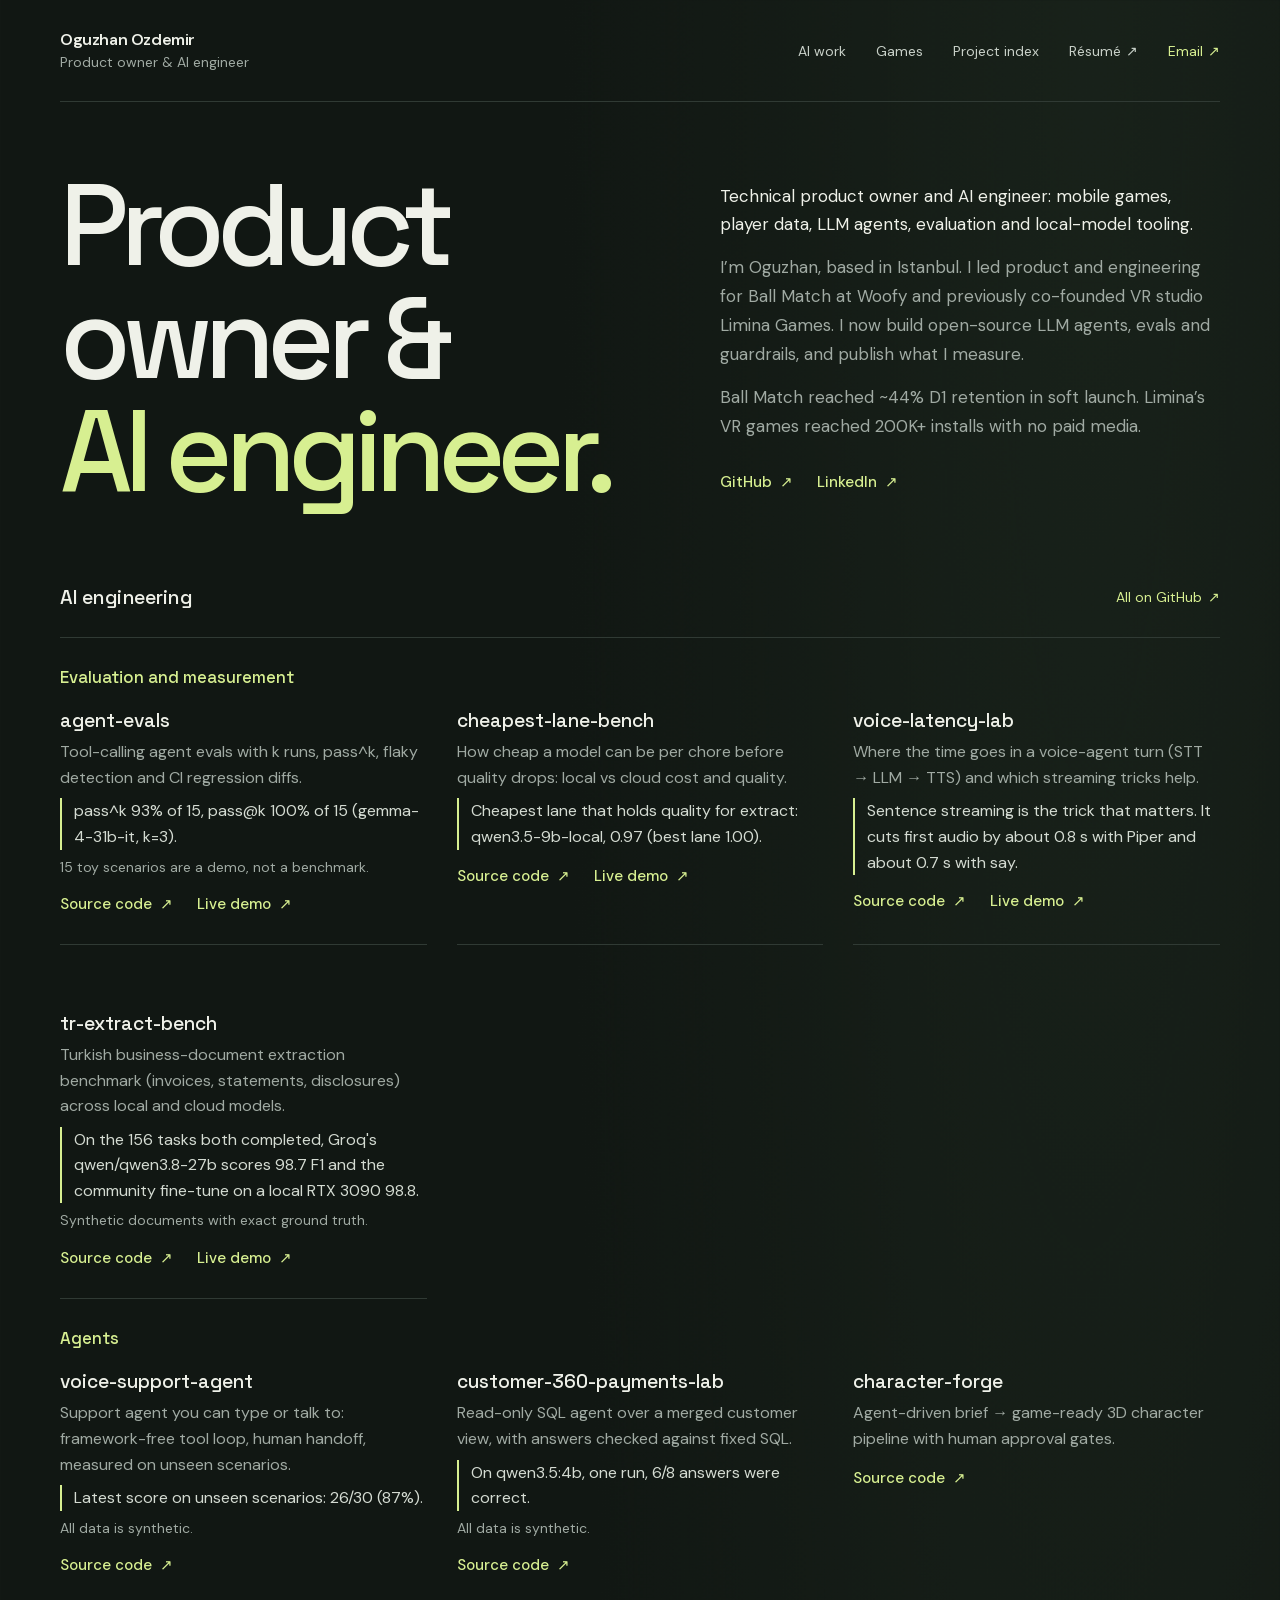
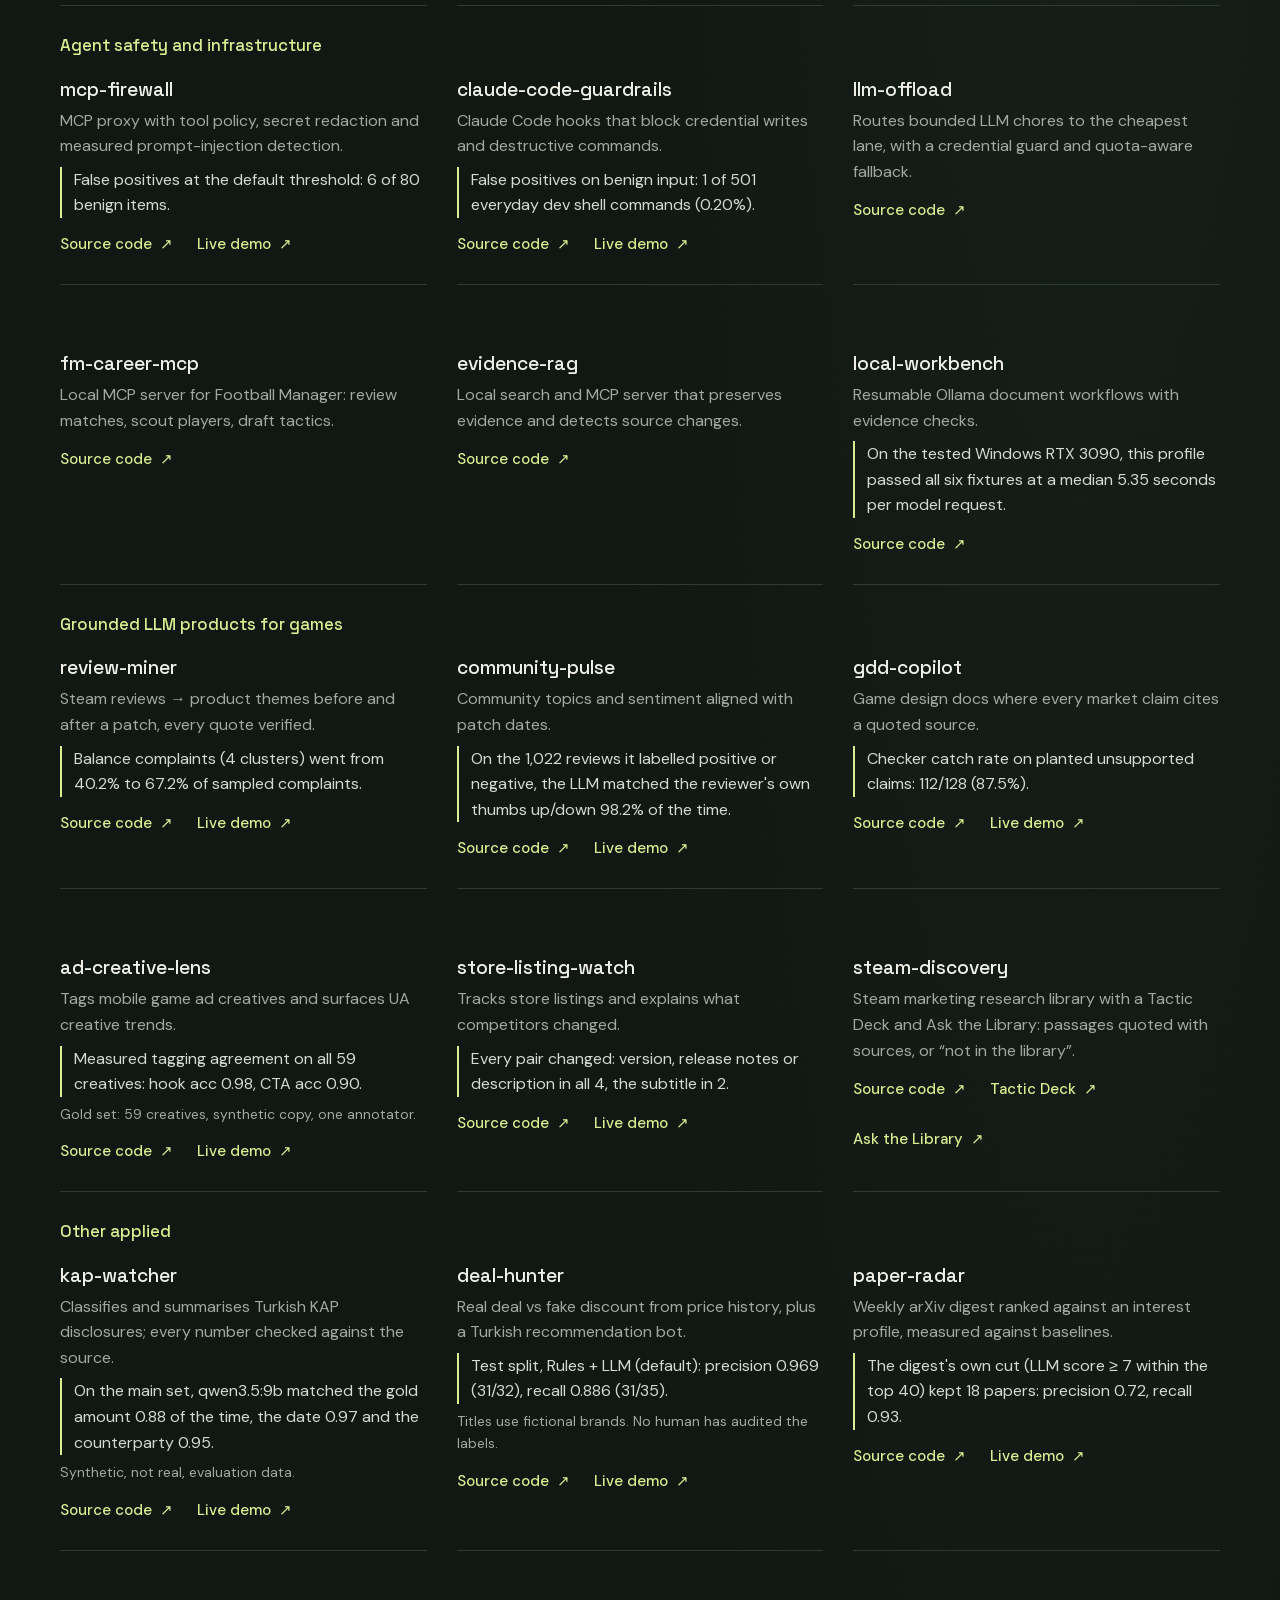
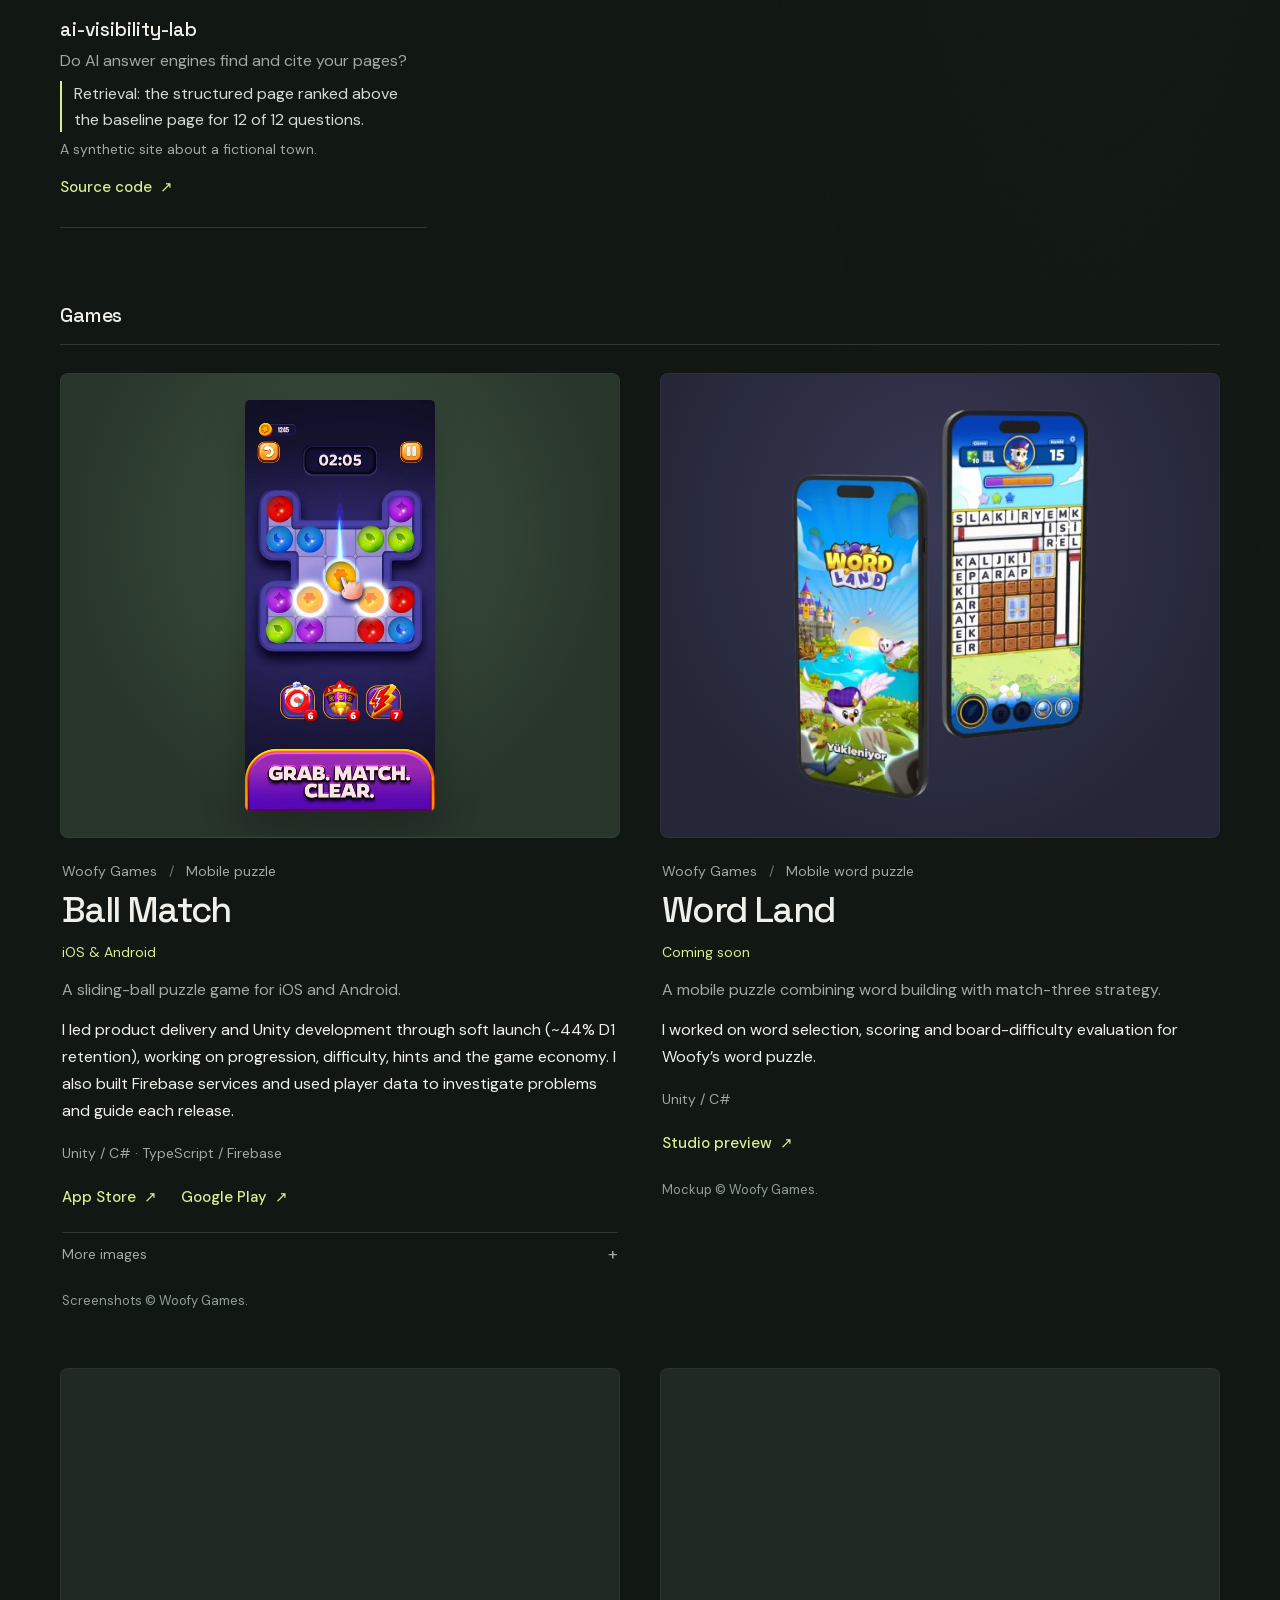
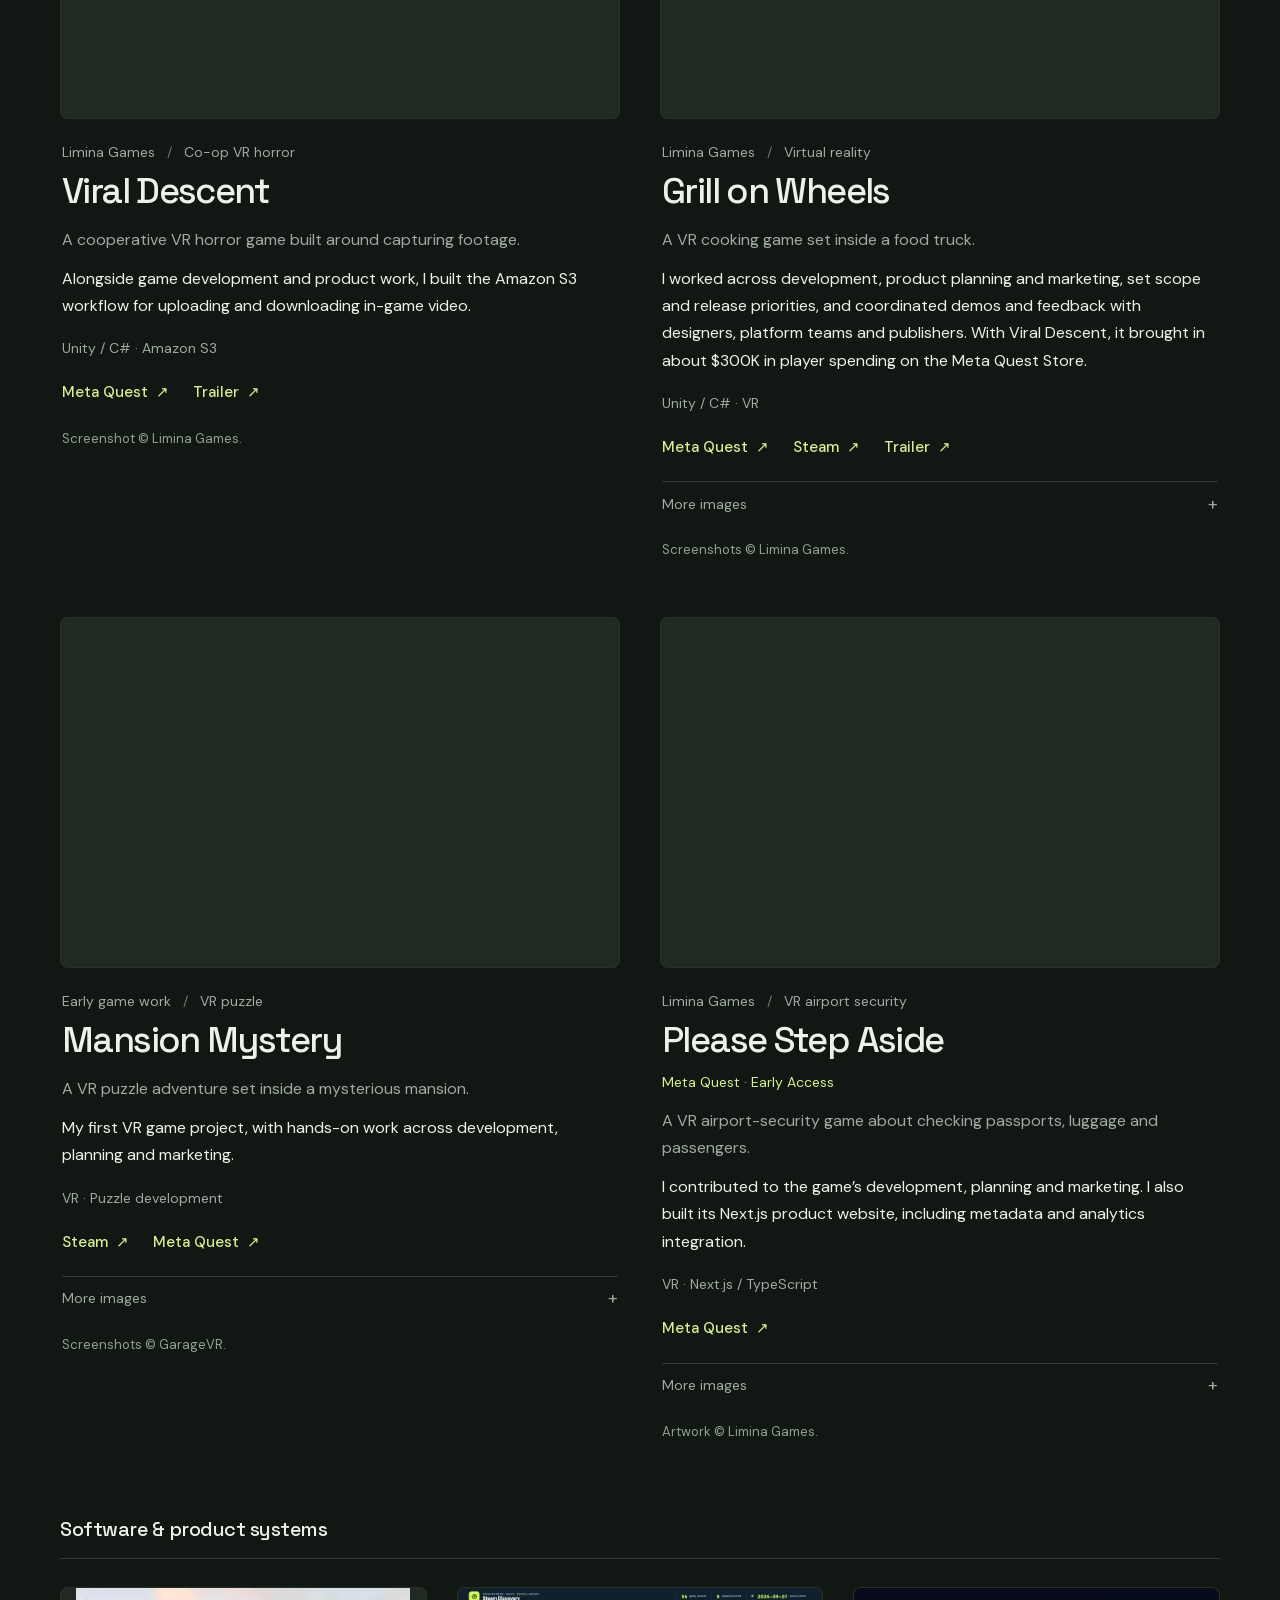
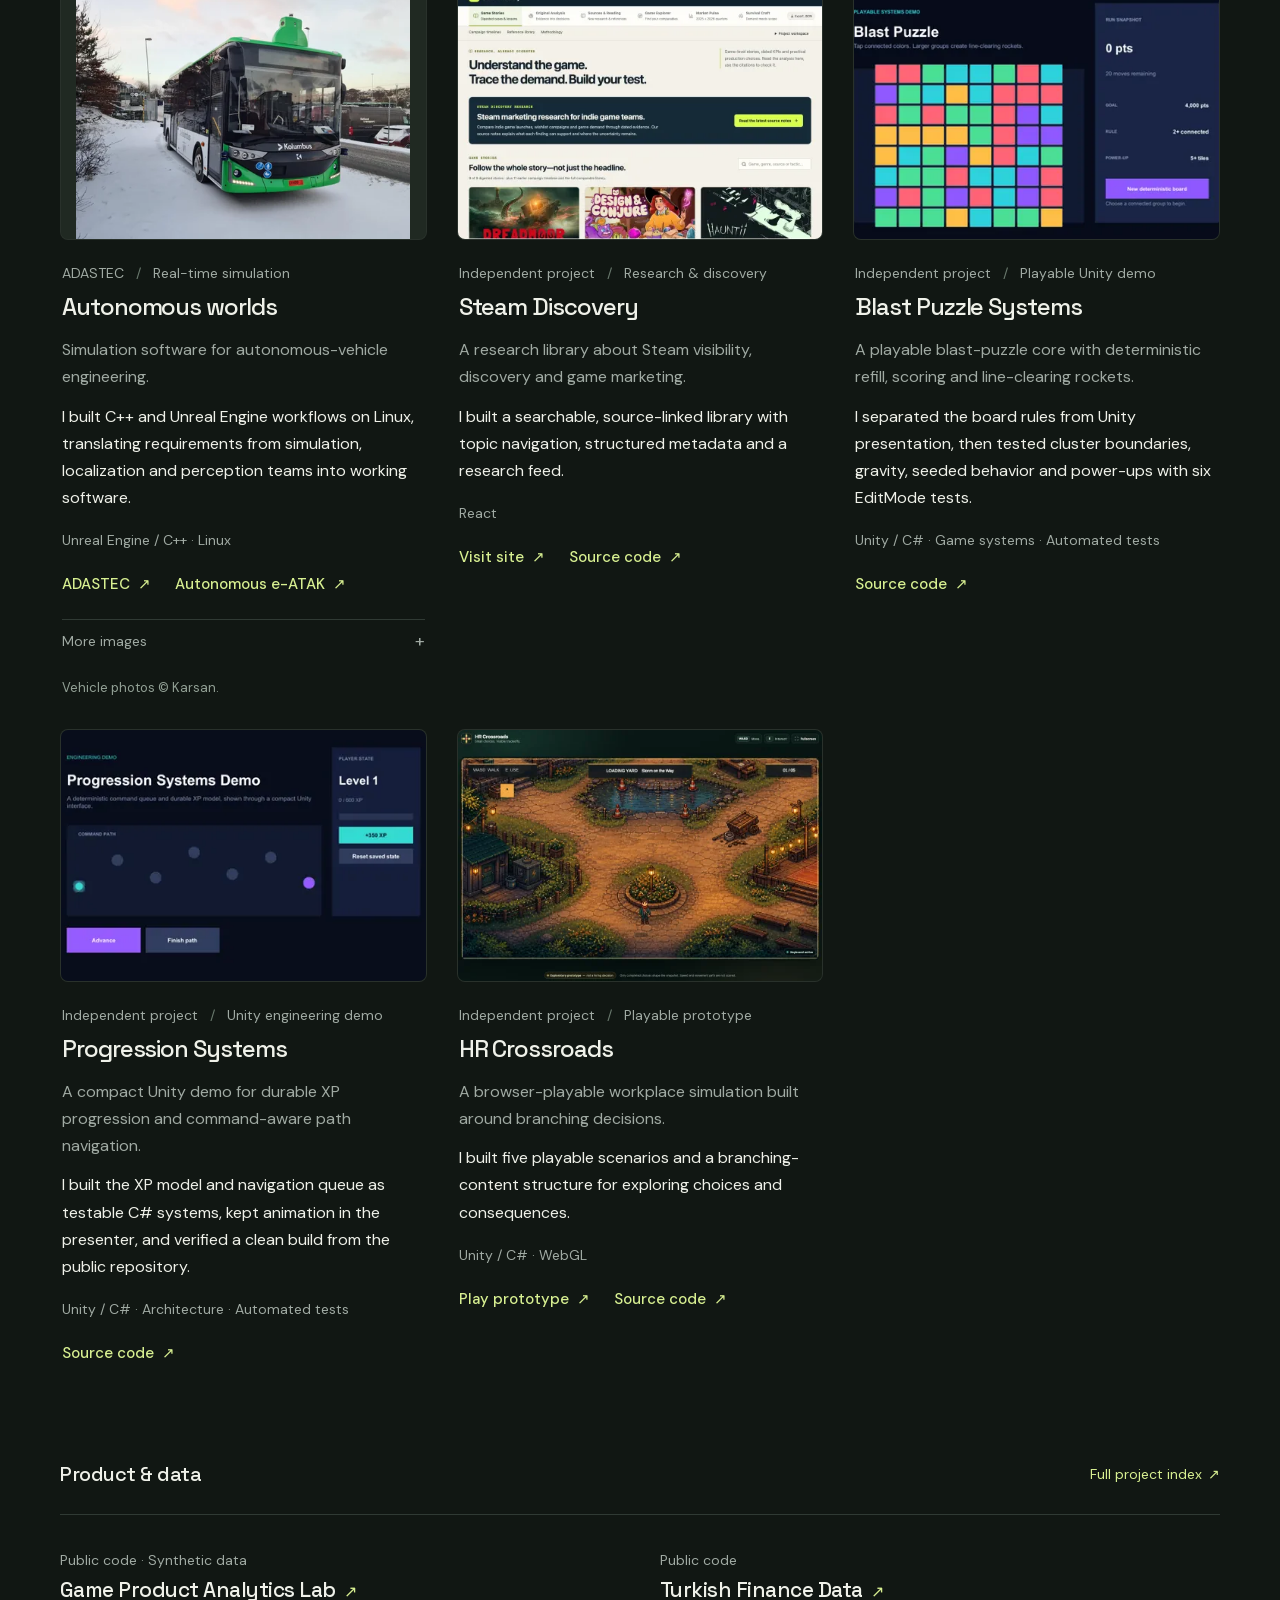
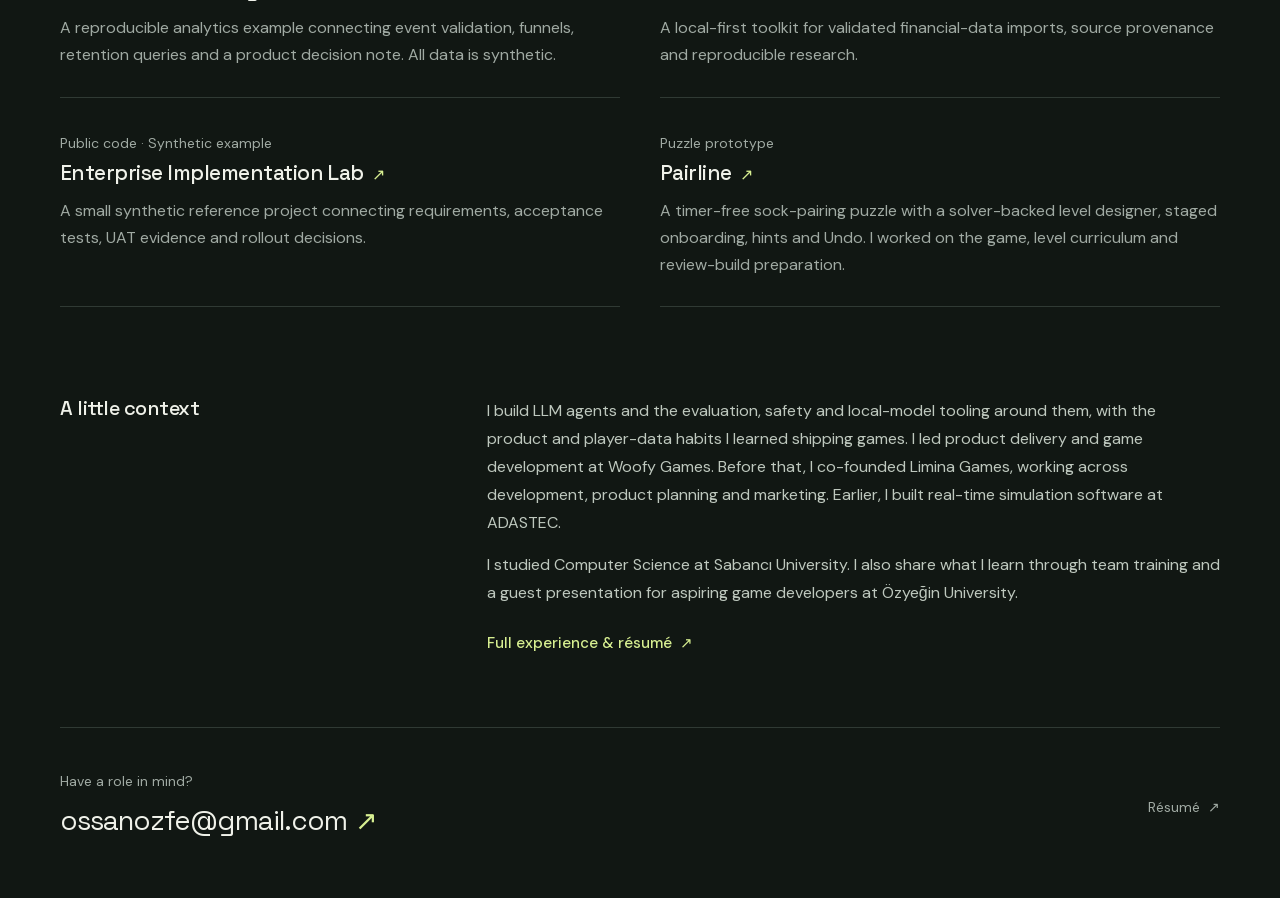
<file: index.html>
<!doctype html>
<html lang="en">
  <head>
    <meta charset="utf-8" />
    <meta name="viewport" content="width=device-width, initial-scale=1" />
    <link
      rel="preload"
      href="/fonts/space-grotesk.woff2"
      as="font"
      type="font/woff2"
      crossorigin
    />
    <meta name="theme-color" content="#111713" />
    <meta name="color-scheme" content="dark" />
    <meta
      name="description"
      content="Oguzhan Ozdemir — technical product owner and AI engineer: mobile games, player data, LLM agents, evaluation and local-model tooling."
    />
    <link rel="canonical" href="https://oguzhan-ozdemir.vercel.app/" />
    <link rel="icon" type="image/svg+xml" href="/favicon.svg" />
    <meta property="og:type" content="website" />
    <meta
      property="og:title"
      content="Oguzhan Ozdemir — Technical Product Owner & AI Engineer"
    />
    <meta
      property="og:description"
      content="LLM agents, evaluation and local-model tooling with no-key demos, plus shipped mobile and VR games and player-data work."
    />
    <meta property="og:url" content="https://oguzhan-ozdemir.vercel.app/" />
    <meta name="twitter:card" content="summary" />
    <title>Oguzhan Ozdemir — Technical Product Owner & AI Engineer</title>
    
    <link rel="stylesheet" crossorigin href="/assets/index-DN6L5lQP.css">
  <script type="application/ld+json">{"@context":"https://schema.org","@type":"ProfilePage","url":"https://oguzhan-ozdemir.vercel.app/","name":"Oguzhan Ozdemir — Technical Product Owner & AI Engineer","mainEntity":{"@type":"Person","@id":"https://oguzhan-ozdemir.vercel.app/#person","name":"Oguzhan Ozdemir","alternateName":"Oğuzhan Özdemir","url":"https://oguzhan-ozdemir.vercel.app/","jobTitle":"Technical Product Owner & AI Engineer","description":"Technical product owner and AI engineer: mobile games, player data, LLM agents, evaluation and local-model tooling.","sameAs":["https://www.linkedin.com/in/oguzhanozfe/","https://github.com/oguzhanozfe"],"alumniOf":{"@type":"CollegeOrUniversity","name":"Sabancı University"},"knowsAbout":["LLM agents","LLM evaluation","Model Context Protocol","Local language models","Unity","C#","Virtual reality","Game development","Unreal Engine","Product development"]}}</script>
</head>
  <body>
    <div id="root"><a class="skip-link" href="#main">Skip to content</a><div class="page"><header class="site-header"><a class="identity" href="/">Oguzhan Ozdemir<span>Product owner &amp; AI engineer</span></a><nav aria-label="Main navigation"><a href="/#ai">AI work</a><a href="/#work">Games</a><a href="/projects.html">Project index</a><a href="/resume.html">Résumé <span aria-hidden="true">↗</span></a><a href="mailto:ossanozfe@gmail.com">Email <span aria-hidden="true">↗</span></a></nav></header><main id="main"><section class="intro" aria-labelledby="hero-title"><h1 id="hero-title">Product owner &amp; <span>AI engineer.</span></h1><div class="intro-copy"><p>Technical product owner and AI engineer: mobile games, player data, LLM agents, evaluation and local-model tooling.</p><p>I’m Oguzhan, based in Istanbul. I led product and engineering for Ball Match at Woofy and previously co-founded VR studio Limina Games. I now build open-source LLM agents, evals and guardrails, and publish what I measure.</p><p>Ball Match reached ~44% D1 retention in soft launch. Limina’s VR games reached 200K+ installs with no paid media.</p><div class="intro-links"><a href="https://github.com/oguzhanozfe" target="_blank" rel="noreferrer">GitHub <span aria-hidden="true">↗</span></a><a href="https://www.linkedin.com/in/oguzhanozfe/" target="_blank" rel="noreferrer">LinkedIn <span aria-hidden="true">↗</span></a></div></div></section><section id="ai" class="ai" aria-labelledby="ai-title"><div class="section-label"><h2 id="ai-title">AI engineering</h2><a href="https://github.com/oguzhanozfe" target="_blank" rel="noreferrer">All on GitHub <span aria-hidden="true">↗</span></a></div><div class="ai-group"><h3>Evaluation and measurement</h3><div class="ai-grid"><article id="ai-agent-evals"><h4>agent-evals</h4><p>Tool-calling agent evals with k runs, pass^k, flaky detection and CI regression diffs.</p><p class="ai-result">pass^k 93% of 15, pass@k 100% of 15 (gemma-4-31b-it, k=3).</p><p class="ai-note">15 toy scenarios are a demo, not a benchmark.</p><div class="project-links"><a href="https://github.com/oguzhanozfe/agent-evals" target="_blank" rel="noreferrer">Source code<!-- --> <span aria-hidden="true">↗</span></a><a href="https://oguzhanozfe.github.io/agent-evals/" target="_blank" rel="noreferrer">Live demo<!-- --> <span aria-hidden="true">↗</span></a></div></article><article id="ai-cheapest-lane-bench"><h4>cheapest-lane-bench</h4><p>How cheap a model can be per chore before quality drops: local vs cloud cost and quality.</p><p class="ai-result">Cheapest lane that holds quality for extract: qwen3.5-9b-local, 0.97 (best lane 1.00).</p><div class="project-links"><a href="https://github.com/oguzhanozfe/cheapest-lane-bench" target="_blank" rel="noreferrer">Source code<!-- --> <span aria-hidden="true">↗</span></a><a href="https://oguzhanozfe.github.io/cheapest-lane-bench/" target="_blank" rel="noreferrer">Live demo<!-- --> <span aria-hidden="true">↗</span></a></div></article><article id="ai-voice-latency-lab"><h4>voice-latency-lab</h4><p>Where the time goes in a voice-agent turn (STT → LLM → TTS) and which streaming tricks help.</p><p class="ai-result">Sentence streaming is the trick that matters. It cuts first audio by about 0.8 s with Piper and about 0.7 s with say.</p><div class="project-links"><a href="https://github.com/oguzhanozfe/voice-latency-lab" target="_blank" rel="noreferrer">Source code<!-- --> <span aria-hidden="true">↗</span></a><a href="https://oguzhanozfe.github.io/voice-latency-lab/" target="_blank" rel="noreferrer">Live demo<!-- --> <span aria-hidden="true">↗</span></a></div></article><article id="ai-tr-extract-bench"><h4>tr-extract-bench</h4><p>Turkish business-document extraction benchmark (invoices, statements, disclosures) across local and cloud models.</p><p class="ai-result">On the 156 tasks both completed, Groq&#x27;s qwen/qwen3.8-27b scores 98.7 F1 and the community fine-tune on a local RTX 3090 98.8.</p><p class="ai-note">Synthetic documents with exact ground truth.</p><div class="project-links"><a href="https://github.com/oguzhanozfe/tr-extract-bench" target="_blank" rel="noreferrer">Source code<!-- --> <span aria-hidden="true">↗</span></a><a href="https://oguzhanozfe.github.io/tr-extract-bench/" target="_blank" rel="noreferrer">Live demo<!-- --> <span aria-hidden="true">↗</span></a></div></article></div></div><div class="ai-group"><h3>Agents</h3><div class="ai-grid"><article id="ai-voice-support-agent"><h4>voice-support-agent</h4><p>Support agent you can type or talk to: framework-free tool loop, human handoff, measured on unseen scenarios.</p><p class="ai-result">Latest score on unseen scenarios: 26/30 (87%).</p><p class="ai-note">All data is synthetic.</p><div class="project-links"><a href="https://github.com/oguzhanozfe/voice-support-agent" target="_blank" rel="noreferrer">Source code<!-- --> <span aria-hidden="true">↗</span></a></div></article><article id="ai-customer-360-payments-lab"><h4>customer-360-payments-lab</h4><p>Read-only SQL agent over a merged customer view, with answers checked against fixed SQL.</p><p class="ai-result">On qwen3.5:4b, one run, 6/8 answers were correct.</p><p class="ai-note">All data is synthetic.</p><div class="project-links"><a href="https://github.com/oguzhanozfe/customer-360-payments-lab" target="_blank" rel="noreferrer">Source code<!-- --> <span aria-hidden="true">↗</span></a></div></article><article id="ai-character-forge"><h4>character-forge</h4><p>Agent-driven brief → game-ready 3D character pipeline with human approval gates.</p><div class="project-links"><a href="https://github.com/oguzhanozfe/character-forge" target="_blank" rel="noreferrer">Source code<!-- --> <span aria-hidden="true">↗</span></a></div></article></div></div><div class="ai-group"><h3>Agent safety and infrastructure</h3><div class="ai-grid"><article id="ai-mcp-firewall"><h4>mcp-firewall</h4><p>MCP proxy with tool policy, secret redaction and measured prompt-injection detection.</p><p class="ai-result">False positives at the default threshold: 6 of 80 benign items.</p><div class="project-links"><a href="https://github.com/oguzhanozfe/mcp-firewall" target="_blank" rel="noreferrer">Source code<!-- --> <span aria-hidden="true">↗</span></a><a href="https://oguzhanozfe.github.io/mcp-firewall/" target="_blank" rel="noreferrer">Live demo<!-- --> <span aria-hidden="true">↗</span></a></div></article><article id="ai-claude-code-guardrails"><h4>claude-code-guardrails</h4><p>Claude Code hooks that block credential writes and destructive commands.</p><p class="ai-result">False positives on benign input: 1 of 501 everyday dev shell commands (0.20%).</p><div class="project-links"><a href="https://github.com/oguzhanozfe/claude-code-guardrails" target="_blank" rel="noreferrer">Source code<!-- --> <span aria-hidden="true">↗</span></a><a href="https://oguzhanozfe.github.io/claude-code-guardrails/" target="_blank" rel="noreferrer">Live demo<!-- --> <span aria-hidden="true">↗</span></a></div></article><article id="ai-llm-offload"><h4>llm-offload</h4><p>Routes bounded LLM chores to the cheapest lane, with a credential guard and quota-aware fallback.</p><div class="project-links"><a href="https://github.com/oguzhanozfe/llm-offload" target="_blank" rel="noreferrer">Source code<!-- --> <span aria-hidden="true">↗</span></a></div></article><article id="ai-fm-career-mcp"><h4>fm-career-mcp</h4><p>Local MCP server for Football Manager: review matches, scout players, draft tactics.</p><div class="project-links"><a href="https://github.com/oguzhanozfe/fm-career-mcp" target="_blank" rel="noreferrer">Source code<!-- --> <span aria-hidden="true">↗</span></a></div></article><article id="ai-evidence-rag"><h4>evidence-rag</h4><p>Local search and MCP server that preserves evidence and detects source changes.</p><div class="project-links"><a href="https://github.com/oguzhanozfe/evidence-rag" target="_blank" rel="noreferrer">Source code<!-- --> <span aria-hidden="true">↗</span></a></div></article><article id="ai-local-workbench"><h4>local-workbench</h4><p>Resumable Ollama document workflows with evidence checks.</p><p class="ai-result">On the tested Windows RTX 3090, this profile passed all six fixtures at a median 5.35 seconds per model request.</p><div class="project-links"><a href="https://github.com/oguzhanozfe/local-workbench" target="_blank" rel="noreferrer">Source code<!-- --> <span aria-hidden="true">↗</span></a></div></article></div></div><div class="ai-group"><h3>Grounded LLM products for games</h3><div class="ai-grid"><article id="ai-review-miner"><h4>review-miner</h4><p>Steam reviews → product themes before and after a patch, every quote verified.</p><p class="ai-result">Balance complaints (4 clusters) went from 40.2% to 67.2% of sampled complaints.</p><div class="project-links"><a href="https://github.com/oguzhanozfe/review-miner" target="_blank" rel="noreferrer">Source code<!-- --> <span aria-hidden="true">↗</span></a><a href="https://oguzhanozfe.github.io/review-miner/" target="_blank" rel="noreferrer">Live demo<!-- --> <span aria-hidden="true">↗</span></a></div></article><article id="ai-community-pulse"><h4>community-pulse</h4><p>Community topics and sentiment aligned with patch dates.</p><p class="ai-result">On the 1,022 reviews it labelled positive or negative, the LLM matched the reviewer&#x27;s own thumbs up/down 98.2% of the time.</p><div class="project-links"><a href="https://github.com/oguzhanozfe/community-pulse" target="_blank" rel="noreferrer">Source code<!-- --> <span aria-hidden="true">↗</span></a><a href="https://oguzhanozfe.github.io/community-pulse/" target="_blank" rel="noreferrer">Live demo<!-- --> <span aria-hidden="true">↗</span></a></div></article><article id="ai-gdd-copilot"><h4>gdd-copilot</h4><p>Game design docs where every market claim cites a quoted source.</p><p class="ai-result">Checker catch rate on planted unsupported claims: 112/128 (87.5%).</p><div class="project-links"><a href="https://github.com/oguzhanozfe/gdd-copilot" target="_blank" rel="noreferrer">Source code<!-- --> <span aria-hidden="true">↗</span></a><a href="https://oguzhanozfe.github.io/gdd-copilot/" target="_blank" rel="noreferrer">Live demo<!-- --> <span aria-hidden="true">↗</span></a></div></article><article id="ai-ad-creative-lens"><h4>ad-creative-lens</h4><p>Tags mobile game ad creatives and surfaces UA creative trends.</p><p class="ai-result">Measured tagging agreement on all 59 creatives: hook acc 0.98, CTA acc 0.90.</p><p class="ai-note">Gold set: 59 creatives, synthetic copy, one annotator.</p><div class="project-links"><a href="https://github.com/oguzhanozfe/ad-creative-lens" target="_blank" rel="noreferrer">Source code<!-- --> <span aria-hidden="true">↗</span></a><a href="https://oguzhanozfe.github.io/ad-creative-lens/" target="_blank" rel="noreferrer">Live demo<!-- --> <span aria-hidden="true">↗</span></a></div></article><article id="ai-store-listing-watch"><h4>store-listing-watch</h4><p>Tracks store listings and explains what competitors changed.</p><p class="ai-result">Every pair changed: version, release notes or description in all 4, the subtitle in 2.</p><div class="project-links"><a href="https://github.com/oguzhanozfe/store-listing-watch" target="_blank" rel="noreferrer">Source code<!-- --> <span aria-hidden="true">↗</span></a><a href="https://oguzhanozfe.github.io/store-listing-watch/" target="_blank" rel="noreferrer">Live demo<!-- --> <span aria-hidden="true">↗</span></a></div></article><article id="ai-steam-discovery"><h4>steam-discovery</h4><p>Steam marketing research library with a Tactic Deck and Ask the Library: passages quoted with sources, or “not in the library”.</p><div class="project-links"><a href="https://github.com/oguzhanozfe/steam-discovery" target="_blank" rel="noreferrer">Source code<!-- --> <span aria-hidden="true">↗</span></a><a href="https://steam-discovery.vercel.app/tactics/" target="_blank" rel="noreferrer">Tactic Deck<!-- --> <span aria-hidden="true">↗</span></a><a href="https://steam-discovery.vercel.app/ask/" target="_blank" rel="noreferrer">Ask the Library<!-- --> <span aria-hidden="true">↗</span></a></div></article></div></div><div class="ai-group"><h3>Other applied</h3><div class="ai-grid"><article id="ai-kap-watcher"><h4>kap-watcher</h4><p>Classifies and summarises Turkish KAP disclosures; every number checked against the source.</p><p class="ai-result">On the main set, qwen3.5:9b matched the gold amount 0.88 of the time, the date 0.97 and the counterparty 0.95.</p><p class="ai-note">Synthetic, not real, evaluation data.</p><div class="project-links"><a href="https://github.com/oguzhanozfe/kap-watcher" target="_blank" rel="noreferrer">Source code<!-- --> <span aria-hidden="true">↗</span></a><a href="https://oguzhanozfe.github.io/kap-watcher/" target="_blank" rel="noreferrer">Live demo<!-- --> <span aria-hidden="true">↗</span></a></div></article><article id="ai-deal-hunter"><h4>deal-hunter</h4><p>Real deal vs fake discount from price history, plus a Turkish recommendation bot.</p><p class="ai-result">Test split, Rules + LLM (default): precision 0.969 (31/32), recall 0.886 (31/35).</p><p class="ai-note">Titles use fictional brands. No human has audited the labels.</p><div class="project-links"><a href="https://github.com/oguzhanozfe/deal-hunter" target="_blank" rel="noreferrer">Source code<!-- --> <span aria-hidden="true">↗</span></a><a href="https://oguzhanozfe.github.io/deal-hunter/" target="_blank" rel="noreferrer">Live demo<!-- --> <span aria-hidden="true">↗</span></a></div></article><article id="ai-paper-radar"><h4>paper-radar</h4><p>Weekly arXiv digest ranked against an interest profile, measured against baselines.</p><p class="ai-result">The digest&#x27;s own cut (LLM score ≥ 7 within the top 40) kept 18 papers: precision 0.72, recall 0.93.</p><div class="project-links"><a href="https://github.com/oguzhanozfe/paper-radar" target="_blank" rel="noreferrer">Source code<!-- --> <span aria-hidden="true">↗</span></a><a href="https://oguzhanozfe.github.io/paper-radar/" target="_blank" rel="noreferrer">Live demo<!-- --> <span aria-hidden="true">↗</span></a></div></article><article id="ai-ai-visibility-lab"><h4>ai-visibility-lab</h4><p>Do AI answer engines find and cite your pages?</p><p class="ai-result">Retrieval: the structured page ranked above the baseline page for 12 of 12 questions.</p><p class="ai-note">A synthetic site about a fictional town.</p><div class="project-links"><a href="https://github.com/oguzhanozfe/ai-visibility-lab" target="_blank" rel="noreferrer">Source code<!-- --> <span aria-hidden="true">↗</span></a></div></article></div></div></section><section id="work" aria-labelledby="work-title"><div class="section-label"><h2 id="work-title">Games</h2></div><div class="games-grid"><article class="work-item" id="ball-match"><figure class="work-image portrait"><a href="/images/ball-match.webp" target="_blank" rel="noreferrer" aria-label="View Ball Match image full size"><img src="/images/responsive/ball-match-360.webp" srcSet="/images/responsive/ball-match-360.webp 360w, /images/responsive/ball-match-540.webp 540w, /images/responsive/ball-match-800.webp 800w" sizes="(min-width: 900px) 190px, (min-width: 680px) 180px, 190px" alt="Official Ball Match mobile store screenshot showing its sliding-ball puzzle board." width="1242" height="2688" loading="eager" fetchpriority="high" decoding="async"/></a></figure><div class="work-copy"><p class="project-context">Woofy Games<!-- --> <span aria-hidden="true">/</span> <!-- -->Mobile puzzle</p><h3>Ball Match</h3><p class="project-status">iOS &amp; Android</p><p class="project-description">A sliding-ball puzzle game for iOS and Android.</p><p>I led product delivery and Unity development through soft launch (~44% D1 retention), working on progression, difficulty, hints and the game economy. I also built Firebase services and used player data to investigate problems and guide each release.</p><p class="technology">Unity / C# · TypeScript / Firebase</p><div class="project-links"><a href="https://apps.apple.com/app/id6760407545" target="_blank" rel="noreferrer">App Store<!-- --> <span aria-hidden="true">↗</span></a><a href="https://play.google.com/store/apps/details?id=com.woofygames.ballmatch" target="_blank" rel="noreferrer">Google Play<!-- --> <span aria-hidden="true">↗</span></a></div><details class="screenshots"><summary>More images <span aria-hidden="true">+</span></summary><div class="screenshot-strip portrait-strip"><a href="/images/ball-match-2.webp" target="_blank" rel="noreferrer"><img src="/images/ball-match-2.webp" alt="Ball Match, image 2" loading="lazy" decoding="async"/></a><a href="/images/ball-match-3.webp" target="_blank" rel="noreferrer"><img src="/images/ball-match-3.webp" alt="Ball Match, image 3" loading="lazy" decoding="async"/></a><a href="/images/ball-match-4.webp" target="_blank" rel="noreferrer"><img src="/images/ball-match-4.webp" alt="Ball Match, image 4" loading="lazy" decoding="async"/></a><a href="/images/ball-match-5.webp" target="_blank" rel="noreferrer"><img src="/images/ball-match-5.webp" alt="Ball Match, image 5" loading="lazy" decoding="async"/></a><a href="/images/ball-match-6.webp" target="_blank" rel="noreferrer"><img src="/images/ball-match-6.webp" alt="Ball Match, image 6" loading="lazy" decoding="async"/></a></div></details><p class="image-credit">Screenshots © Woofy Games.</p></div></article><article class="work-item" id="word-land"><figure class="work-image mockup"><a href="/images/word-land.webp" target="_blank" rel="noreferrer" aria-label="View Word Land image full size"><img src="/images/responsive/word-land-360.webp" srcSet="/images/responsive/word-land-360.webp 360w, /images/responsive/word-land-540.webp 540w, /images/responsive/word-land-665.webp 665w" sizes="(min-width: 900px) 300px, (min-width: 680px) min(280px, calc(50vw - 80px)), min(300px, calc(100vw - 90px))" alt="Official Word Land artwork showing its title screen and a letter-grid puzzle in two phones." width="665" height="874" loading="lazy" fetchpriority="auto" decoding="async"/></a></figure><div class="work-copy"><p class="project-context">Woofy Games<!-- --> <span aria-hidden="true">/</span> <!-- -->Mobile word puzzle</p><h3>Word Land</h3><p class="project-status">Coming soon</p><p class="project-description">A mobile puzzle combining word building with match-three strategy.</p><p>I worked on word selection, scoring and board-difficulty evaluation for Woofy’s word puzzle.</p><p class="technology">Unity / C#</p><div class="project-links"><a href="https://www.woofygames.com/" target="_blank" rel="noreferrer">Studio preview<!-- --> <span aria-hidden="true">↗</span></a></div><p class="image-credit">Mockup © Woofy Games.</p></div></article><article class="work-item" id="viral-descent"><figure class="work-image landscape"><a href="/images/viral-descent.webp" target="_blank" rel="noreferrer" aria-label="View Viral Descent image full size"><img src="/images/responsive/viral-descent-480.webp" srcSet="/images/responsive/viral-descent-480.webp 480w, /images/responsive/viral-descent-800.webp 800w, /images/responsive/viral-descent-1200.webp 1200w" sizes="(min-width: 1256px) 560px, (min-width: 900px) calc(50vw - 68px), (min-width: 680px) calc(50vw - 47px), calc(100vw - 40px)" alt="Viral Descent VR gameplay with cooperative players and a handheld video camera." width="1600" height="900" loading="lazy" fetchpriority="auto" decoding="async"/></a></figure><div class="work-copy"><p class="project-context">Limina Games<!-- --> <span aria-hidden="true">/</span> <!-- -->Co-op VR horror</p><h3>Viral Descent</h3><p class="project-description">A cooperative VR horror game built around capturing footage.</p><p>Alongside game development and product work, I built the Amazon S3 workflow for uploading and downloading in-game video.</p><p class="technology">Unity / C# · Amazon S3</p><div class="project-links"><a href="https://www.meta.com/experiences/viral-descent-together/8872975976070976/" target="_blank" rel="noreferrer">Meta Quest<!-- --> <span aria-hidden="true">↗</span></a><a href="https://www.youtube.com/watch?v=ykDt3blQwD8" target="_blank" rel="noreferrer">Trailer<!-- --> <span aria-hidden="true">↗</span></a></div><p class="image-credit">Screenshot © Limina Games.</p></div></article><article class="work-item" id="grill-on-wheels"><figure class="work-image landscape"><a href="/images/grill.webp" target="_blank" rel="noreferrer" aria-label="View Grill on Wheels image full size"><img src="/images/responsive/grill-480.webp" srcSet="/images/responsive/grill-480.webp 480w, /images/responsive/grill-800.webp 800w, /images/responsive/grill-1200.webp 1200w" sizes="(min-width: 1256px) 560px, (min-width: 900px) calc(50vw - 68px), (min-width: 680px) calc(50vw - 47px), calc(100vw - 40px)" alt="Grill on Wheels VR gameplay, looking out of a colorful food truck toward waiting customers." width="1600" height="900" loading="lazy" fetchpriority="auto" decoding="async"/></a></figure><div class="work-copy"><p class="project-context">Limina Games<!-- --> <span aria-hidden="true">/</span> <!-- -->Virtual reality</p><h3>Grill on Wheels</h3><p class="project-description">A VR cooking game set inside a food truck.</p><p>I worked across development, product planning and marketing, set scope and release priorities, and coordinated demos and feedback with designers, platform teams and publishers. With Viral Descent, it brought in about $300K in player spending on the Meta Quest Store.</p><p class="technology">Unity / C# · VR</p><div class="project-links"><a href="https://www.meta.com/experiences/7056585347694088/" target="_blank" rel="noreferrer">Meta Quest<!-- --> <span aria-hidden="true">↗</span></a><a href="https://store.steampowered.com/app/2628680/Grill_on_Wheels/" target="_blank" rel="noreferrer">Steam<!-- --> <span aria-hidden="true">↗</span></a><a href="https://www.youtube.com/watch?v=oU0aZLuPpc4" target="_blank" rel="noreferrer">Trailer<!-- --> <span aria-hidden="true">↗</span></a></div><details class="screenshots"><summary>More images <span aria-hidden="true">+</span></summary><div class="screenshot-strip "><a href="/images/grill-2.webp" target="_blank" rel="noreferrer"><img src="/images/grill-2.webp" alt="Grill on Wheels, image 2" loading="lazy" decoding="async"/></a></div></details><p class="image-credit">Screenshots © Limina Games.</p></div></article><article class="work-item" id="mansion-mystery"><figure class="work-image landscape"><a href="/images/mansion.webp" target="_blank" rel="noreferrer" aria-label="View Mansion Mystery image full size"><img src="/images/responsive/mansion-480.webp" srcSet="/images/responsive/mansion-480.webp 480w, /images/responsive/mansion-800.webp 800w, /images/responsive/mansion-1200.webp 1200w" sizes="(min-width: 1256px) 560px, (min-width: 900px) calc(50vw - 68px), (min-width: 680px) calc(50vw - 47px), calc(100vw - 40px)" alt="Mansion Mystery VR gameplay: a laboratory filled with hands-on puzzle equipment." width="1600" height="900" loading="lazy" fetchpriority="auto" decoding="async"/></a></figure><div class="work-copy"><p class="project-context">Early game work<!-- --> <span aria-hidden="true">/</span> <!-- -->VR puzzle</p><h3>Mansion Mystery</h3><p class="project-description">A VR puzzle adventure set inside a mysterious mansion.</p><p>My first VR game project, with hands-on work across development, planning and marketing.</p><p class="technology">VR · Puzzle development</p><div class="project-links"><a href="https://store.steampowered.com/app/2424630/Mansion_Mystery/" target="_blank" rel="noreferrer">Steam<!-- --> <span aria-hidden="true">↗</span></a><a href="https://www.meta.com/experiences/5691978394241239/" target="_blank" rel="noreferrer">Meta Quest<!-- --> <span aria-hidden="true">↗</span></a></div><details class="screenshots"><summary>More images <span aria-hidden="true">+</span></summary><div class="screenshot-strip "><a href="/images/mansion-2.webp" target="_blank" rel="noreferrer"><img src="/images/mansion-2.webp" alt="Mansion Mystery, image 2" loading="lazy" decoding="async"/></a></div></details><p class="image-credit">Screenshots © GarageVR.</p></div></article><article class="work-item" id="please-step-aside"><figure class="work-image poster"><a href="/images/please-step-aside.webp" target="_blank" rel="noreferrer" aria-label="View Please Step Aside image full size"><img src="/images/responsive/please-step-aside-480.webp" srcSet="/images/responsive/please-step-aside-480.webp 480w, /images/responsive/please-step-aside-800.webp 800w, /images/responsive/please-step-aside-1200.webp 1200w" sizes="(min-width: 1256px) 560px, (min-width: 900px) calc(50vw - 68px), (min-width: 680px) calc(50vw - 47px), calc(100vw - 40px)" alt="Official Please Step Aside poster with a passenger, passport and a VR hand holding a reject stamp." width="2560" height="1440" loading="lazy" fetchpriority="auto" decoding="async"/></a></figure><div class="work-copy"><p class="project-context">Limina Games<!-- --> <span aria-hidden="true">/</span> <!-- -->VR airport security</p><h3>Please Step Aside</h3><p class="project-status">Meta Quest · Early Access</p><p class="project-description">A VR airport-security game about checking passports, luggage and passengers.</p><p>I contributed to the game’s development, planning and marketing. I also built its Next.js product website, including metadata and analytics integration.</p><p class="technology">VR · Next.js / TypeScript</p><div class="project-links"><a href="https://www.meta.com/experiences/please-step-aside/9171457622956378/" target="_blank" rel="noreferrer">Meta Quest<!-- --> <span aria-hidden="true">↗</span></a></div><details class="screenshots"><summary>More images <span aria-hidden="true">+</span></summary><div class="screenshot-strip "><a href="/images/please-step-aside-gameplay.webp" target="_blank" rel="noreferrer"><img src="/images/please-step-aside-gameplay.webp" alt="Please Step Aside VR gameplay showing a passport, an open suitcase and the airport X-ray scanner." loading="lazy" decoding="async"/></a></div></details><p class="image-credit">Artwork © Limina Games.</p></div></article></div></section><section id="software" class="software" aria-labelledby="software-title"><div class="section-label"><h2 id="software-title">Software &amp; product systems</h2></div><div class="software-grid"><article class="work-item" id="simulation"><figure class="work-image poster"><a href="/images/adastec-e-atak.webp" target="_blank" rel="noreferrer" aria-label="View Autonomous worlds image full size"><img src="/images/responsive/adastec-e-atak-480.webp" srcSet="/images/responsive/adastec-e-atak-480.webp 480w, /images/responsive/adastec-e-atak-800.webp 800w, /images/responsive/adastec-e-atak-1200.webp 1200w" sizes="(min-width: 1256px) 367px, (min-width: 900px) calc(33.33vw - 52px), (min-width: 680px) calc(100vw - 64px), calc(100vw - 40px)" alt="Karsan Autonomous e-ATAK in green Kolumbus livery on a snowy street in Norway." width="1200" height="900" loading="lazy" fetchpriority="auto" decoding="async"/></a></figure><div class="work-copy"><p class="project-context">ADASTEC<!-- --> <span aria-hidden="true">/</span> <!-- -->Real-time simulation</p><h3>Autonomous worlds</h3><p class="project-description">Simulation software for autonomous-vehicle engineering.</p><p>I built C++ and Unreal Engine workflows on Linux, translating requirements from simulation, localization and perception teams into working software.</p><p class="technology">Unreal Engine / C++ · Linux</p><div class="project-links"><a href="https://www.adastec.com/" target="_blank" rel="noreferrer">ADASTEC<!-- --> <span aria-hidden="true">↗</span></a><a href="https://www.karsan.com/en/autonomous-bus/autonomous-e-atak/autonomous-e-atak-autonomous-technology" target="_blank" rel="noreferrer">Autonomous e-ATAK<!-- --> <span aria-hidden="true">↗</span></a></div><details class="screenshots"><summary>More images <span aria-hidden="true">+</span></summary><div class="screenshot-strip "><a href="/images/adastec-e-atak-render.webp" target="_blank" rel="noreferrer"><img src="/images/adastec-e-atak-render.webp" alt="Official Karsan product render of the Autonomous e-ATAK, viewed from the front and side on a white background." loading="lazy" decoding="async"/></a></div></details><p class="image-credit">Vehicle photos © Karsan.</p></div></article><article class="work-item" id="steam-discovery"><figure class="work-image landscape"><a href="/images/steam-discovery.webp" target="_blank" rel="noreferrer" aria-label="View Steam Discovery image full size"><img src="/images/responsive/steam-discovery-480.webp" srcSet="/images/responsive/steam-discovery-480.webp 480w, /images/responsive/steam-discovery-800.webp 800w, /images/responsive/steam-discovery-1200.webp 1200w" sizes="(min-width: 1256px) 367px, (min-width: 900px) calc(33.33vw - 52px), (min-width: 680px) calc(100vw - 64px), calc(100vw - 40px)" alt="The Steam Discovery website with its Steam visibility research library and article categories." width="1600" height="900" loading="lazy" fetchpriority="auto" decoding="async"/></a></figure><div class="work-copy"><p class="project-context">Independent project<!-- --> <span aria-hidden="true">/</span> <!-- -->Research &amp; discovery</p><h3>Steam Discovery</h3><p class="project-description">A research library about Steam visibility, discovery and game marketing.</p><p>I built a searchable, source-linked library with topic navigation, structured metadata and a research feed.</p><p class="technology">React</p><div class="project-links"><a href="https://steam-discovery.vercel.app/" target="_blank" rel="noreferrer">Visit site<!-- --> <span aria-hidden="true">↗</span></a><a href="https://github.com/oguzhanozfe/steam-discovery" target="_blank" rel="noreferrer">Source code<!-- --> <span aria-hidden="true">↗</span></a></div></div></article><article class="work-item" id="blast-puzzle-demo"><figure class="work-image landscape"><a href="/images/blast-puzzle-demo.webp" target="_blank" rel="noreferrer" aria-label="View Blast Puzzle Systems image full size"><img src="/images/responsive/blast-puzzle-demo-480.webp" srcSet="/images/responsive/blast-puzzle-demo-480.webp 480w, /images/responsive/blast-puzzle-demo-800.webp 800w, /images/responsive/blast-puzzle-demo-1200.webp 1200w" sizes="(min-width: 1256px) 367px, (min-width: 900px) calc(33.33vw - 52px), (min-width: 680px) calc(100vw - 64px), calc(100vw - 40px)" alt="Blast Puzzle Systems demo showing an eight by eight color board and run statistics." width="1180" height="720" loading="lazy" fetchpriority="auto" decoding="async"/></a></figure><div class="work-copy"><p class="project-context">Independent project<!-- --> <span aria-hidden="true">/</span> <!-- -->Playable Unity demo</p><h3>Blast Puzzle Systems</h3><p class="project-description">A playable blast-puzzle core with deterministic refill, scoring and line-clearing rockets.</p><p>I separated the board rules from Unity presentation, then tested cluster boundaries, gravity, seeded behavior and power-ups with six EditMode tests.</p><p class="technology">Unity / C# · Game systems · Automated tests</p><div class="project-links"><a href="https://github.com/oguzhanozfe/unity-blast-puzzle-demo" target="_blank" rel="noreferrer">Source code<!-- --> <span aria-hidden="true">↗</span></a></div></div></article><article class="work-item" id="progression-systems-demo"><figure class="work-image landscape"><a href="/images/progression-systems-demo.webp" target="_blank" rel="noreferrer" aria-label="View Progression Systems image full size"><img src="/images/responsive/progression-systems-demo-480.webp" srcSet="/images/responsive/progression-systems-demo-480.webp 480w, /images/responsive/progression-systems-demo-800.webp 800w, /images/responsive/progression-systems-demo-1200.webp 1200w" sizes="(min-width: 1256px) 367px, (min-width: 900px) calc(33.33vw - 52px), (min-width: 680px) calc(100vw - 64px), calc(100vw - 40px)" alt="Progression Systems demo showing a command path and saved player XP state." width="1180" height="720" loading="lazy" fetchpriority="auto" decoding="async"/></a></figure><div class="work-copy"><p class="project-context">Independent project<!-- --> <span aria-hidden="true">/</span> <!-- -->Unity engineering demo</p><h3>Progression Systems</h3><p class="project-description">A compact Unity demo for durable XP progression and command-aware path navigation.</p><p>I built the XP model and navigation queue as testable C# systems, kept animation in the presenter, and verified a clean build from the public repository.</p><p class="technology">Unity / C# · Architecture · Automated tests</p><div class="project-links"><a href="https://github.com/oguzhanozfe/unity-progression-systems-demo" target="_blank" rel="noreferrer">Source code<!-- --> <span aria-hidden="true">↗</span></a></div></div></article><article class="work-item" id="hr-crossroads"><figure class="work-image landscape"><a href="/images/hr-crossroads.webp" target="_blank" rel="noreferrer" aria-label="View HR Crossroads image full size"><img src="/images/responsive/hr-crossroads-480.webp" srcSet="/images/responsive/hr-crossroads-480.webp 480w, /images/responsive/hr-crossroads-800.webp 800w, /images/responsive/hr-crossroads-1200.webp 1200w" sizes="(min-width: 1256px) 367px, (min-width: 900px) calc(33.33vw - 52px), (min-width: 680px) calc(100vw - 64px), calc(100vw - 40px)" alt="HR Crossroads workplace simulation prototype running in a web browser." width="1600" height="900" loading="lazy" fetchpriority="auto" decoding="async"/></a></figure><div class="work-copy"><p class="project-context">Independent project<!-- --> <span aria-hidden="true">/</span> <!-- -->Playable prototype</p><h3>HR Crossroads</h3><p class="project-description">A browser-playable workplace simulation built around branching decisions.</p><p>I built five playable scenarios and a branching-content structure for exploring choices and consequences.</p><p class="technology">Unity / C# · WebGL</p><div class="project-links"><a href="https://hr-crossroads-demo.vercel.app/" target="_blank" rel="noreferrer">Play prototype<!-- --> <span aria-hidden="true">↗</span></a><a href="https://github.com/oguzhanozfe/hr-crossroads-unity" target="_blank" rel="noreferrer">Source code<!-- --> <span aria-hidden="true">↗</span></a></div></div></article></div></section><section class="more-projects" aria-labelledby="more-projects-title"><div class="section-label"><h2 id="more-projects-title">Product &amp; data</h2><a href="/projects.html">Full project index <span aria-hidden="true">↗</span></a></div><div class="more-project-grid"><article><p class="index-status">Public code · Synthetic data</p><h3><a href="/projects.html#analytics-lab">Game Product Analytics Lab<!-- --> <span aria-hidden="true">↗</span></a></h3><p>A reproducible analytics example connecting event validation, funnels, retention queries and a product decision note. All data is synthetic.</p></article><article><p class="index-status">Public code</p><h3><a href="/projects.html#finance-toolkit">Turkish Finance Data<!-- --> <span aria-hidden="true">↗</span></a></h3><p>A local-first toolkit for validated financial-data imports, source provenance and reproducible research.</p></article><article><p class="index-status">Public code · Synthetic example</p><h3><a href="/projects.html#implementation-lab">Enterprise Implementation Lab<!-- --> <span aria-hidden="true">↗</span></a></h3><p>A small synthetic reference project connecting requirements, acceptance tests, UAT evidence and rollout decisions.</p></article><article><p class="index-status">Puzzle prototype</p><h3><a href="/projects.html#pairline">Pairline<!-- --> <span aria-hidden="true">↗</span></a></h3><p>A timer-free sock-pairing puzzle with a solver-backed level designer, staged onboarding, hints and Undo. I worked on the game, level curriculum and review-build preparation.</p></article></div></section><section id="about" class="about" aria-labelledby="about-title"><h2 id="about-title">A little context</h2><div><p>I build LLM agents and the evaluation, safety and local-model tooling around them, with the product and player-data habits I learned shipping games. I led product delivery and game development at Woofy Games. Before that, I co-founded Limina Games, working across development, product planning and marketing. Earlier, I built real-time simulation software at ADASTEC.</p><p>I studied Computer Science at Sabancı University. I also share what I learn through team training and a guest presentation for aspiring game developers at Özyeğin University.</p><a href="/resume.html">Full experience &amp; résumé <span aria-hidden="true">↗</span></a></div></section></main><footer><div><p>Have a role in mind?</p><a class="email" href="mailto:ossanozfe@gmail.com">ossanozfe@gmail.com <span aria-hidden="true">↗</span></a></div><a href="/resume.html">Résumé <span aria-hidden="true">↗</span></a></footer></div></div>
  </body>
</html>
</file>
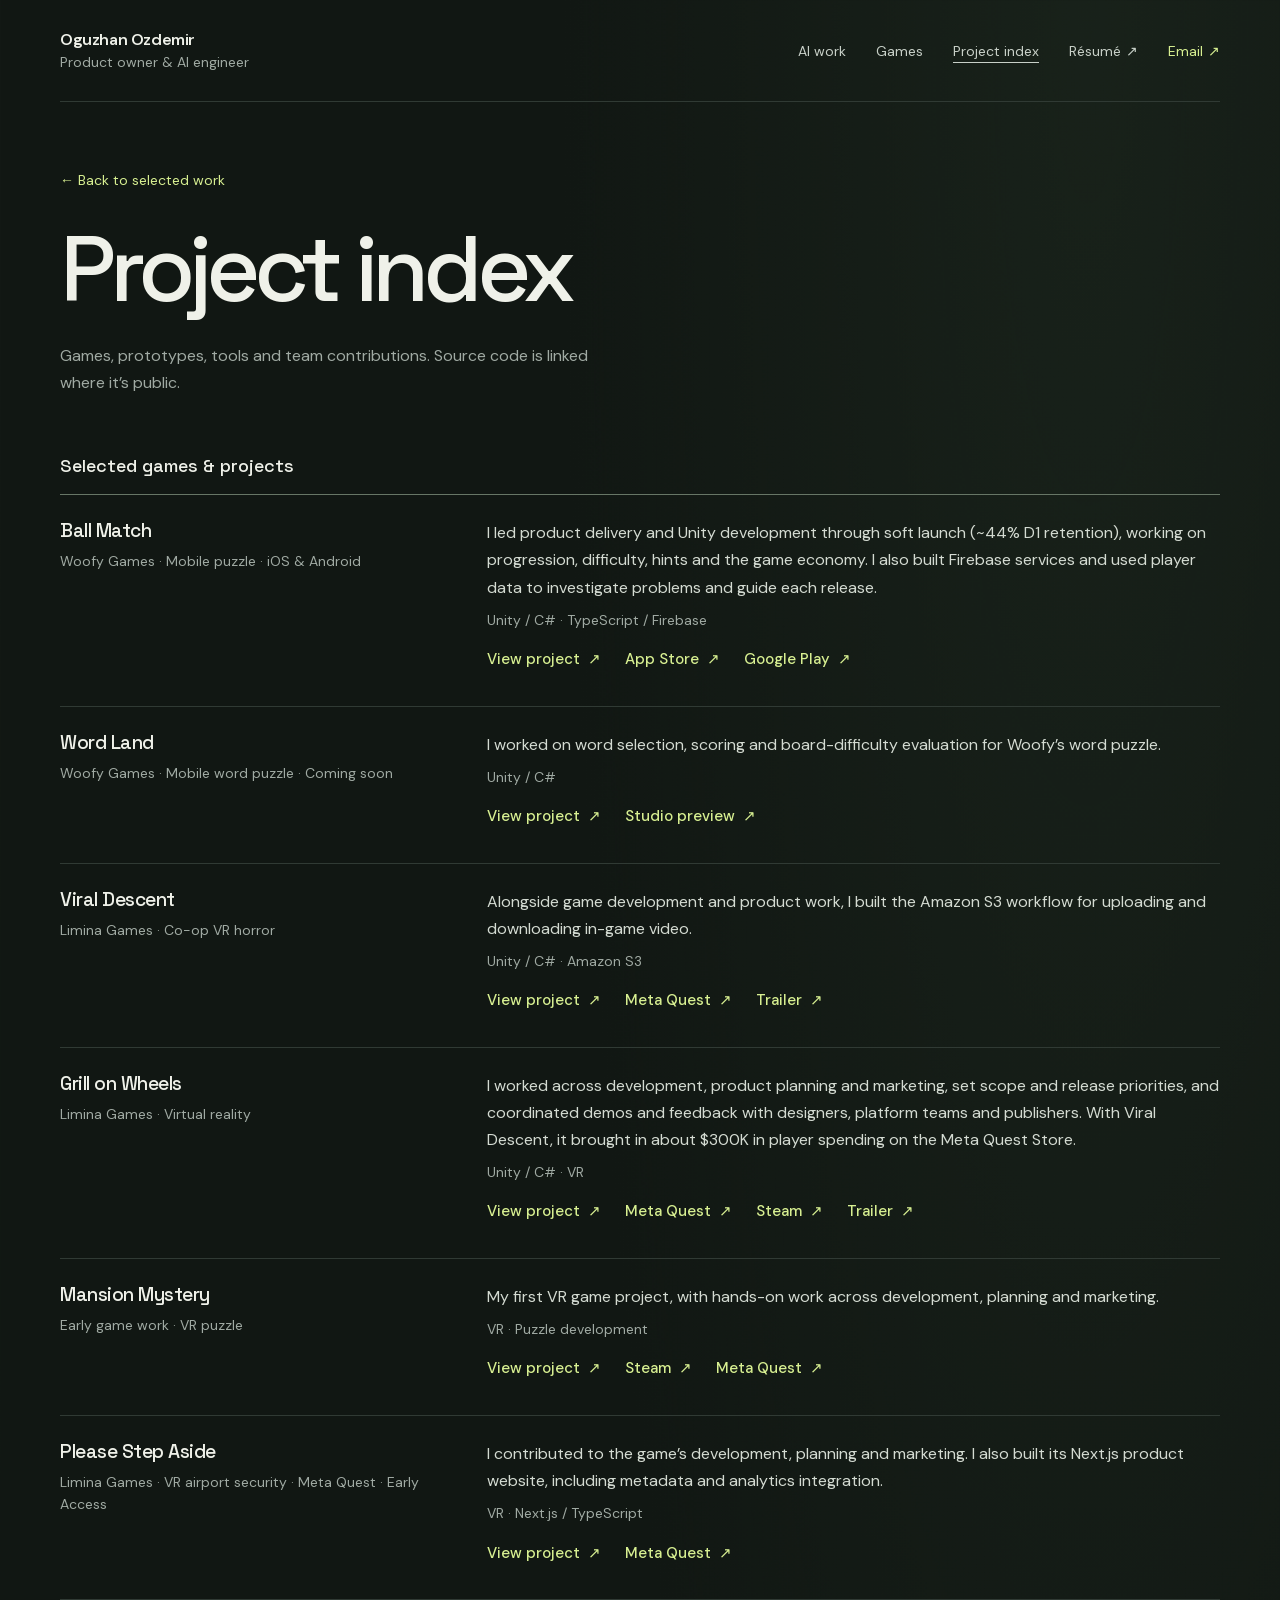
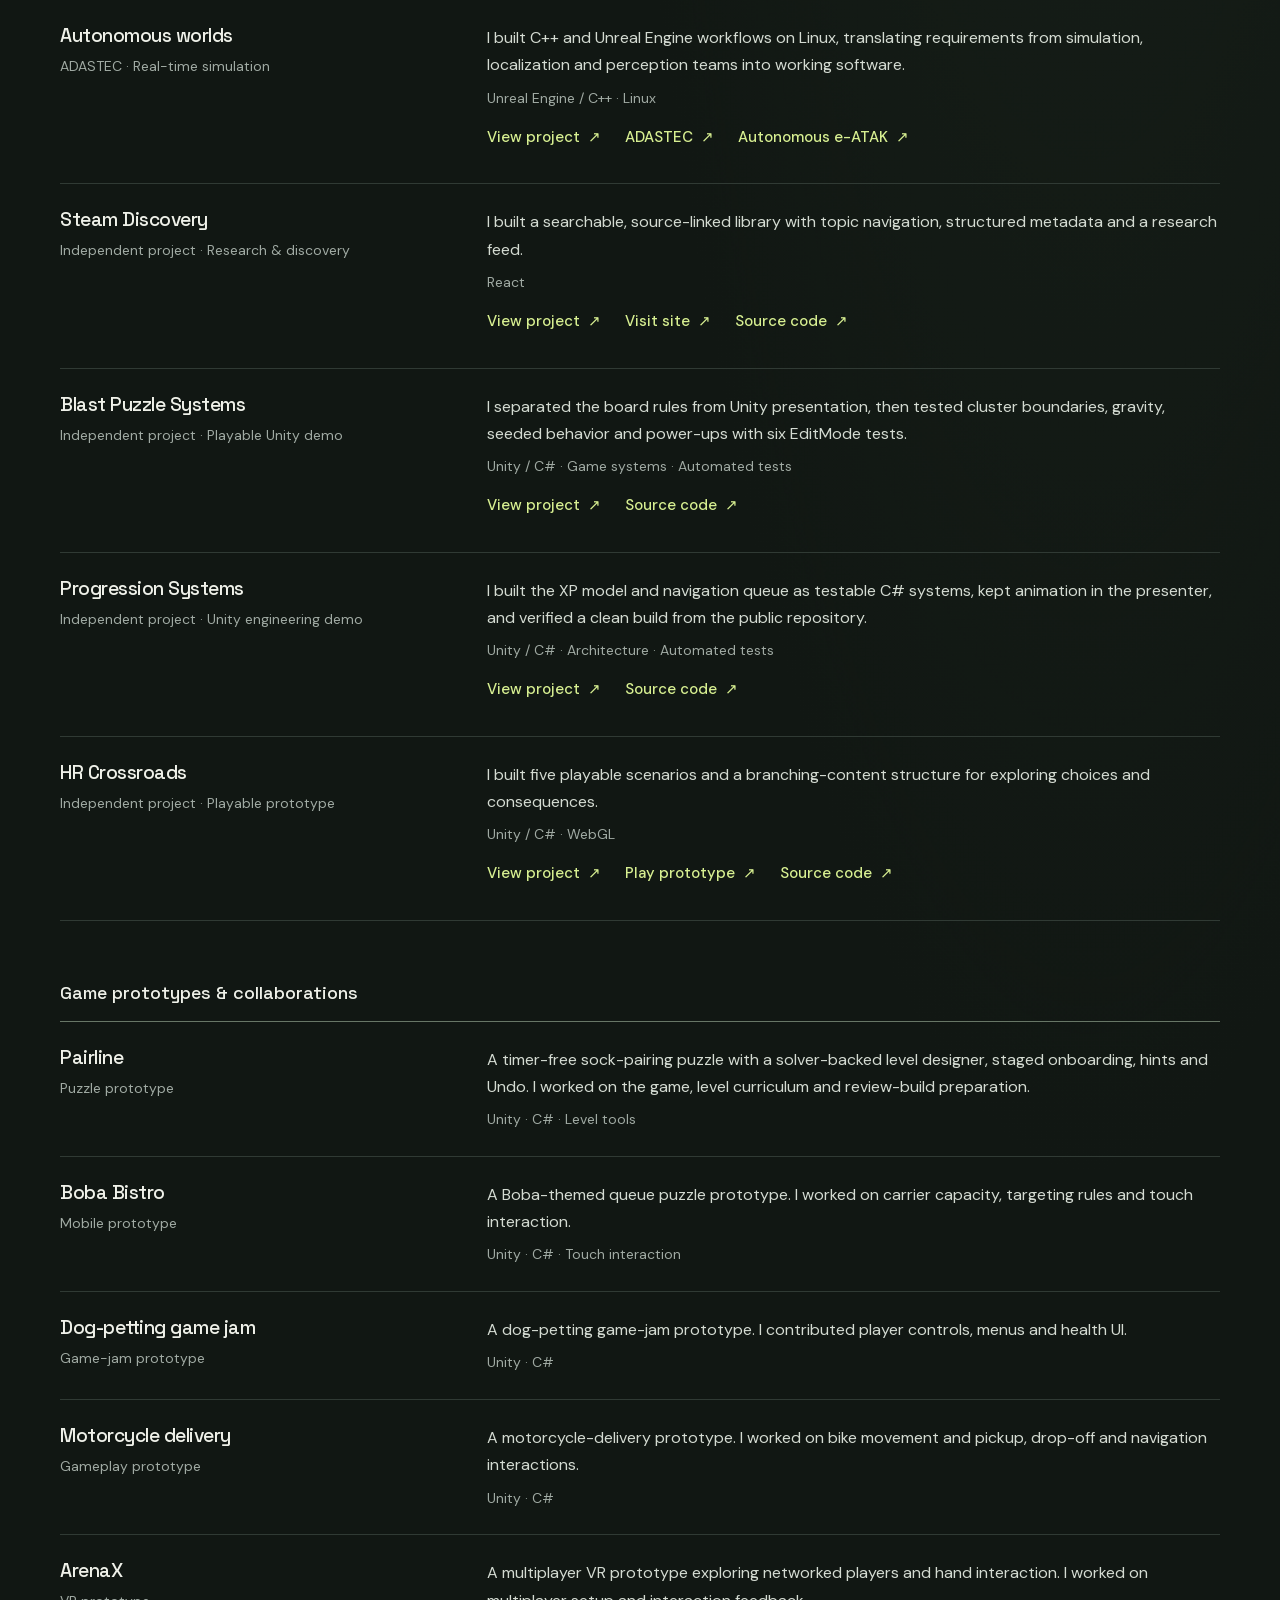
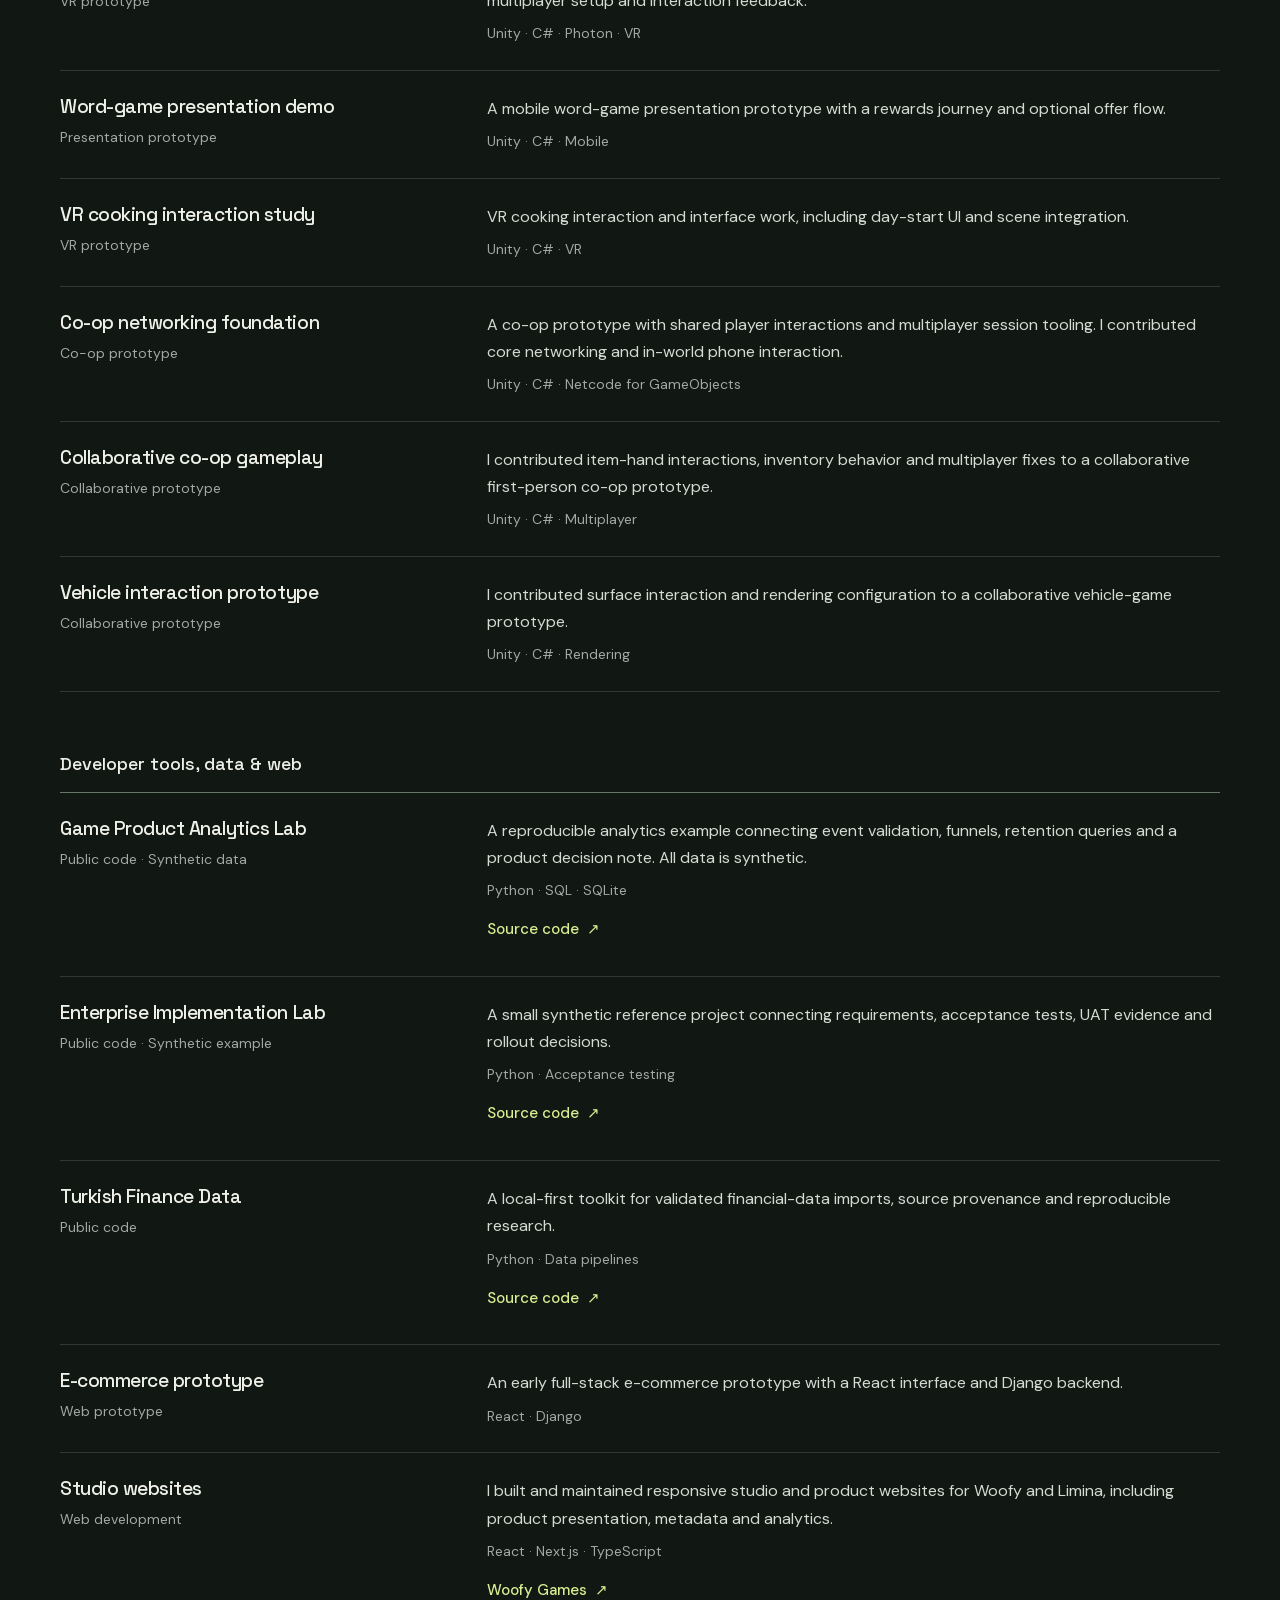
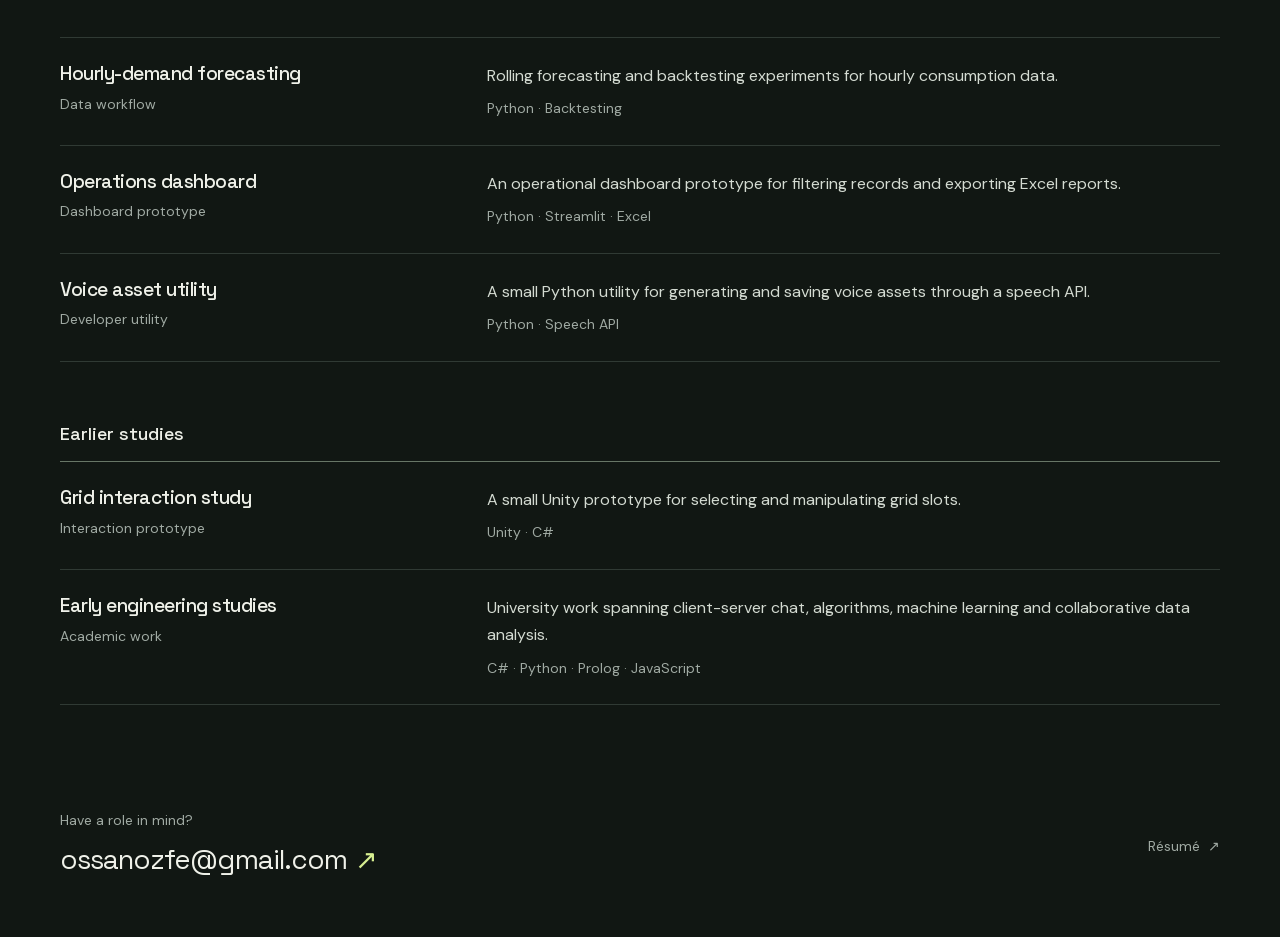
<file: projects.html>
<!doctype html>
<html lang="en">
  <head>
    <meta charset="utf-8" />
    <meta name="viewport" content="width=device-width, initial-scale=1" />
    <link
      rel="preload"
      href="/fonts/space-grotesk.woff2"
      as="font"
      type="font/woff2"
      crossorigin
    />
    <meta name="theme-color" content="#111713" />
    <meta name="color-scheme" content="dark" />
    <meta
      name="description"
      content="Oguzhan Ozdemir — technical product owner and AI engineer: mobile games, player data, LLM agents, evaluation and local-model tooling."
    />
    <link rel="canonical" href="https://oguzhan-ozdemir.vercel.app/projects.html" />
    <link rel="icon" type="image/svg+xml" href="/favicon.svg" />
    <meta property="og:type" content="website" />
    <meta
      property="og:title"
      content="Oguzhan Ozdemir — Technical Product Owner & AI Engineer"
    />
    <meta
      property="og:description"
      content="LLM agents, evaluation and local-model tooling with no-key demos, plus shipped mobile and VR games and player-data work."
    />
    <meta property="og:url" content="https://oguzhan-ozdemir.vercel.app/projects.html" />
    <meta name="twitter:card" content="summary" />
    <title>Project index — Oguzhan Ozdemir</title>
    
    <link rel="stylesheet" crossorigin href="/assets/index-DN6L5lQP.css">
  </head>
  <body>
    <div id="root"><a class="skip-link" href="#main">Skip to content</a><div class="page"><header class="site-header"><a class="identity" href="/">Oguzhan Ozdemir<span>Product owner &amp; AI engineer</span></a><nav aria-label="Main navigation"><a href="/#ai">AI work</a><a href="/#work">Games</a><a href="/projects.html" aria-current="page">Project index</a><a href="/resume.html">Résumé <span aria-hidden="true">↗</span></a><a href="mailto:ossanozfe@gmail.com">Email <span aria-hidden="true">↗</span></a></nav></header><main id="main"><div class="index-intro"><a href="/">← Back to selected work</a><h1>Project index</h1><p>Games, prototypes, tools and team contributions. Source code is linked where it’s public.</p></div><section class="index-group"><h2>Selected games &amp; projects</h2><div><article class="index-row" id="ball-match"><div><h3>Ball Match</h3><p class="index-status">Woofy Games · Mobile puzzle · iOS &amp; Android</p></div><div><p>I led product delivery and Unity development through soft launch (~44% D1 retention), working on progression, difficulty, hints and the game economy. I also built Firebase services and used player data to investigate problems and guide each release.</p><p class="technology">Unity / C# · TypeScript / Firebase</p><div class="project-links"><a href="/#ball-match">View project<!-- --> <span aria-hidden="true">↗</span></a><a href="https://apps.apple.com/app/id6760407545" target="_blank" rel="noreferrer">App Store<!-- --> <span aria-hidden="true">↗</span></a><a href="https://play.google.com/store/apps/details?id=com.woofygames.ballmatch" target="_blank" rel="noreferrer">Google Play<!-- --> <span aria-hidden="true">↗</span></a></div></div></article><article class="index-row" id="word-land"><div><h3>Word Land</h3><p class="index-status">Woofy Games · Mobile word puzzle · Coming soon</p></div><div><p>I worked on word selection, scoring and board-difficulty evaluation for Woofy’s word puzzle.</p><p class="technology">Unity / C#</p><div class="project-links"><a href="/#word-land">View project<!-- --> <span aria-hidden="true">↗</span></a><a href="https://www.woofygames.com/" target="_blank" rel="noreferrer">Studio preview<!-- --> <span aria-hidden="true">↗</span></a></div></div></article><article class="index-row" id="viral-descent"><div><h3>Viral Descent</h3><p class="index-status">Limina Games · Co-op VR horror</p></div><div><p>Alongside game development and product work, I built the Amazon S3 workflow for uploading and downloading in-game video.</p><p class="technology">Unity / C# · Amazon S3</p><div class="project-links"><a href="/#viral-descent">View project<!-- --> <span aria-hidden="true">↗</span></a><a href="https://www.meta.com/experiences/viral-descent-together/8872975976070976/" target="_blank" rel="noreferrer">Meta Quest<!-- --> <span aria-hidden="true">↗</span></a><a href="https://www.youtube.com/watch?v=ykDt3blQwD8" target="_blank" rel="noreferrer">Trailer<!-- --> <span aria-hidden="true">↗</span></a></div></div></article><article class="index-row" id="grill-on-wheels"><div><h3>Grill on Wheels</h3><p class="index-status">Limina Games · Virtual reality</p></div><div><p>I worked across development, product planning and marketing, set scope and release priorities, and coordinated demos and feedback with designers, platform teams and publishers. With Viral Descent, it brought in about $300K in player spending on the Meta Quest Store.</p><p class="technology">Unity / C# · VR</p><div class="project-links"><a href="/#grill-on-wheels">View project<!-- --> <span aria-hidden="true">↗</span></a><a href="https://www.meta.com/experiences/7056585347694088/" target="_blank" rel="noreferrer">Meta Quest<!-- --> <span aria-hidden="true">↗</span></a><a href="https://store.steampowered.com/app/2628680/Grill_on_Wheels/" target="_blank" rel="noreferrer">Steam<!-- --> <span aria-hidden="true">↗</span></a><a href="https://www.youtube.com/watch?v=oU0aZLuPpc4" target="_blank" rel="noreferrer">Trailer<!-- --> <span aria-hidden="true">↗</span></a></div></div></article><article class="index-row" id="mansion-mystery"><div><h3>Mansion Mystery</h3><p class="index-status">Early game work · VR puzzle</p></div><div><p>My first VR game project, with hands-on work across development, planning and marketing.</p><p class="technology">VR · Puzzle development</p><div class="project-links"><a href="/#mansion-mystery">View project<!-- --> <span aria-hidden="true">↗</span></a><a href="https://store.steampowered.com/app/2424630/Mansion_Mystery/" target="_blank" rel="noreferrer">Steam<!-- --> <span aria-hidden="true">↗</span></a><a href="https://www.meta.com/experiences/5691978394241239/" target="_blank" rel="noreferrer">Meta Quest<!-- --> <span aria-hidden="true">↗</span></a></div></div></article><article class="index-row" id="please-step-aside"><div><h3>Please Step Aside</h3><p class="index-status">Limina Games · VR airport security · Meta Quest · Early Access</p></div><div><p>I contributed to the game’s development, planning and marketing. I also built its Next.js product website, including metadata and analytics integration.</p><p class="technology">VR · Next.js / TypeScript</p><div class="project-links"><a href="/#please-step-aside">View project<!-- --> <span aria-hidden="true">↗</span></a><a href="https://www.meta.com/experiences/please-step-aside/9171457622956378/" target="_blank" rel="noreferrer">Meta Quest<!-- --> <span aria-hidden="true">↗</span></a></div></div></article><article class="index-row" id="simulation"><div><h3>Autonomous worlds</h3><p class="index-status">ADASTEC · Real-time simulation</p></div><div><p>I built C++ and Unreal Engine workflows on Linux, translating requirements from simulation, localization and perception teams into working software.</p><p class="technology">Unreal Engine / C++ · Linux</p><div class="project-links"><a href="/#simulation">View project<!-- --> <span aria-hidden="true">↗</span></a><a href="https://www.adastec.com/" target="_blank" rel="noreferrer">ADASTEC<!-- --> <span aria-hidden="true">↗</span></a><a href="https://www.karsan.com/en/autonomous-bus/autonomous-e-atak/autonomous-e-atak-autonomous-technology" target="_blank" rel="noreferrer">Autonomous e-ATAK<!-- --> <span aria-hidden="true">↗</span></a></div></div></article><article class="index-row" id="steam-discovery"><div><h3>Steam Discovery</h3><p class="index-status">Independent project · Research &amp; discovery</p></div><div><p>I built a searchable, source-linked library with topic navigation, structured metadata and a research feed.</p><p class="technology">React</p><div class="project-links"><a href="/#steam-discovery">View project<!-- --> <span aria-hidden="true">↗</span></a><a href="https://steam-discovery.vercel.app/" target="_blank" rel="noreferrer">Visit site<!-- --> <span aria-hidden="true">↗</span></a><a href="https://github.com/oguzhanozfe/steam-discovery" target="_blank" rel="noreferrer">Source code<!-- --> <span aria-hidden="true">↗</span></a></div></div></article><article class="index-row" id="blast-puzzle-demo"><div><h3>Blast Puzzle Systems</h3><p class="index-status">Independent project · Playable Unity demo</p></div><div><p>I separated the board rules from Unity presentation, then tested cluster boundaries, gravity, seeded behavior and power-ups with six EditMode tests.</p><p class="technology">Unity / C# · Game systems · Automated tests</p><div class="project-links"><a href="/#blast-puzzle-demo">View project<!-- --> <span aria-hidden="true">↗</span></a><a href="https://github.com/oguzhanozfe/unity-blast-puzzle-demo" target="_blank" rel="noreferrer">Source code<!-- --> <span aria-hidden="true">↗</span></a></div></div></article><article class="index-row" id="progression-systems-demo"><div><h3>Progression Systems</h3><p class="index-status">Independent project · Unity engineering demo</p></div><div><p>I built the XP model and navigation queue as testable C# systems, kept animation in the presenter, and verified a clean build from the public repository.</p><p class="technology">Unity / C# · Architecture · Automated tests</p><div class="project-links"><a href="/#progression-systems-demo">View project<!-- --> <span aria-hidden="true">↗</span></a><a href="https://github.com/oguzhanozfe/unity-progression-systems-demo" target="_blank" rel="noreferrer">Source code<!-- --> <span aria-hidden="true">↗</span></a></div></div></article><article class="index-row" id="hr-crossroads"><div><h3>HR Crossroads</h3><p class="index-status">Independent project · Playable prototype</p></div><div><p>I built five playable scenarios and a branching-content structure for exploring choices and consequences.</p><p class="technology">Unity / C# · WebGL</p><div class="project-links"><a href="/#hr-crossroads">View project<!-- --> <span aria-hidden="true">↗</span></a><a href="https://hr-crossroads-demo.vercel.app/" target="_blank" rel="noreferrer">Play prototype<!-- --> <span aria-hidden="true">↗</span></a><a href="https://github.com/oguzhanozfe/hr-crossroads-unity" target="_blank" rel="noreferrer">Source code<!-- --> <span aria-hidden="true">↗</span></a></div></div></article></div></section><section class="index-group"><h2>Game prototypes &amp; collaborations</h2><div><article class="index-row" id="pairline"><div><h3>Pairline</h3><p class="index-status">Puzzle prototype</p></div><div><p>A timer-free sock-pairing puzzle with a solver-backed level designer, staged onboarding, hints and Undo. I worked on the game, level curriculum and review-build preparation.</p><p class="technology">Unity · C# · Level tools</p></div></article><article class="index-row" id="boba-bistro"><div><h3>Boba Bistro</h3><p class="index-status">Mobile prototype</p></div><div><p>A Boba-themed queue puzzle prototype. I worked on carrier capacity, targeting rules and touch interaction.</p><p class="technology">Unity · C# · Touch interaction</p></div></article><article class="index-row" id="dog-jam"><div><h3>Dog-petting game jam</h3><p class="index-status">Game-jam prototype</p></div><div><p>A dog-petting game-jam prototype. I contributed player controls, menus and health UI.</p><p class="technology">Unity · C#</p></div></article><article class="index-row" id="moto"><div><h3>Motorcycle delivery</h3><p class="index-status">Gameplay prototype</p></div><div><p>A motorcycle-delivery prototype. I worked on bike movement and pickup, drop-off and navigation interactions.</p><p class="technology">Unity · C#</p></div></article><article class="index-row" id="arena"><div><h3>ArenaX</h3><p class="index-status">VR prototype</p></div><div><p>A multiplayer VR prototype exploring networked players and hand interaction. I worked on multiplayer setup and interaction feedback.</p><p class="technology">Unity · C# · Photon · VR</p></div></article><article class="index-row" id="quest-demo"><div><h3>Word-game presentation demo</h3><p class="index-status">Presentation prototype</p></div><div><p>A mobile word-game presentation prototype with a rewards journey and optional offer flow.</p><p class="technology">Unity · C# · Mobile</p></div></article><article class="index-row" id="burger"><div><h3>VR cooking interaction study</h3><p class="index-status">VR prototype</p></div><div><p>VR cooking interaction and interface work, including day-start UI and scene integration.</p><p class="technology">Unity · C# · VR</p></div></article><article class="index-row" id="coop-foundation"><div><h3>Co-op networking foundation</h3><p class="index-status">Co-op prototype</p></div><div><p>A co-op prototype with shared player interactions and multiplayer session tooling. I contributed core networking and in-world phone interaction.</p><p class="technology">Unity · C# · Netcode for GameObjects</p></div></article><article class="index-row" id="co-op-gameplay"><div><h3>Collaborative co-op gameplay</h3><p class="index-status">Collaborative prototype</p></div><div><p>I contributed item-hand interactions, inventory behavior and multiplayer fixes to a collaborative first-person co-op prototype.</p><p class="technology">Unity · C# · Multiplayer</p></div></article><article class="index-row" id="vehicle-interaction"><div><h3>Vehicle interaction prototype</h3><p class="index-status">Collaborative prototype</p></div><div><p>I contributed surface interaction and rendering configuration to a collaborative vehicle-game prototype.</p><p class="technology">Unity · C# · Rendering</p></div></article></div></section><section class="index-group"><h2>Developer tools, data &amp; web</h2><div><article class="index-row" id="analytics-lab"><div><h3>Game Product Analytics Lab</h3><p class="index-status">Public code · Synthetic data</p></div><div><p>A reproducible analytics example connecting event validation, funnels, retention queries and a product decision note. All data is synthetic.</p><p class="technology">Python · SQL · SQLite</p><div class="project-links"><a href="https://github.com/oguzhanozfe/game-product-analytics-lab" target="_blank" rel="noreferrer">Source code<!-- --> <span aria-hidden="true">↗</span></a></div></div></article><article class="index-row" id="implementation-lab"><div><h3>Enterprise Implementation Lab</h3><p class="index-status">Public code · Synthetic example</p></div><div><p>A small synthetic reference project connecting requirements, acceptance tests, UAT evidence and rollout decisions.</p><p class="technology">Python · Acceptance testing</p><div class="project-links"><a href="https://github.com/oguzhanozfe/enterprise-implementation-lab" target="_blank" rel="noreferrer">Source code<!-- --> <span aria-hidden="true">↗</span></a></div></div></article><article class="index-row" id="finance-toolkit"><div><h3>Turkish Finance Data</h3><p class="index-status">Public code</p></div><div><p>A local-first toolkit for validated financial-data imports, source provenance and reproducible research.</p><p class="technology">Python · Data pipelines</p><div class="project-links"><a href="https://github.com/oguzhanozfe/turkish-finance-data" target="_blank" rel="noreferrer">Source code<!-- --> <span aria-hidden="true">↗</span></a></div></div></article><article class="index-row" id="ecommerce"><div><h3>E-commerce prototype</h3><p class="index-status">Web prototype</p></div><div><p>An early full-stack e-commerce prototype with a React interface and Django backend.</p><p class="technology">React · Django</p></div></article><article class="index-row" id="studio-websites"><div><h3>Studio websites</h3><p class="index-status">Web development</p></div><div><p>I built and maintained responsive studio and product websites for Woofy and Limina, including product presentation, metadata and analytics.</p><p class="technology">React · Next.js · TypeScript</p><div class="project-links"><a href="https://www.woofygames.com/" target="_blank" rel="noreferrer">Woofy Games<!-- --> <span aria-hidden="true">↗</span></a></div></div></article><article class="index-row" id="forecasting"><div><h3>Hourly-demand forecasting</h3><p class="index-status">Data workflow</p></div><div><p>Rolling forecasting and backtesting experiments for hourly consumption data.</p><p class="technology">Python · Backtesting</p></div></article><article class="index-row" id="mini-dash"><div><h3>Operations dashboard</h3><p class="index-status">Dashboard prototype</p></div><div><p>An operational dashboard prototype for filtering records and exporting Excel reports.</p><p class="technology">Python · Streamlit · Excel</p></div></article><article class="index-row" id="voices"><div><h3>Voice asset utility</h3><p class="index-status">Developer utility</p></div><div><p>A small Python utility for generating and saving voice assets through a speech API.</p><p class="technology">Python · Speech API</p></div></article></div></section><section class="index-group"><h2>Earlier studies</h2><div><article class="index-row" id="box"><div><h3>Grid interaction study</h3><p class="index-status">Interaction prototype</p></div><div><p>A small Unity prototype for selecting and manipulating grid slots.</p><p class="technology">Unity · C#</p></div></article><article class="index-row" id="academic"><div><h3>Early engineering studies</h3><p class="index-status">Academic work</p></div><div><p>University work spanning client-server chat, algorithms, machine learning and collaborative data analysis.</p><p class="technology">C# · Python · Prolog · JavaScript</p></div></article></div></section></main><footer><div><p>Have a role in mind?</p><a class="email" href="mailto:ossanozfe@gmail.com">ossanozfe@gmail.com <span aria-hidden="true">↗</span></a></div><a href="/resume.html">Résumé <span aria-hidden="true">↗</span></a></footer></div></div>
  </body>
</html>
</file>
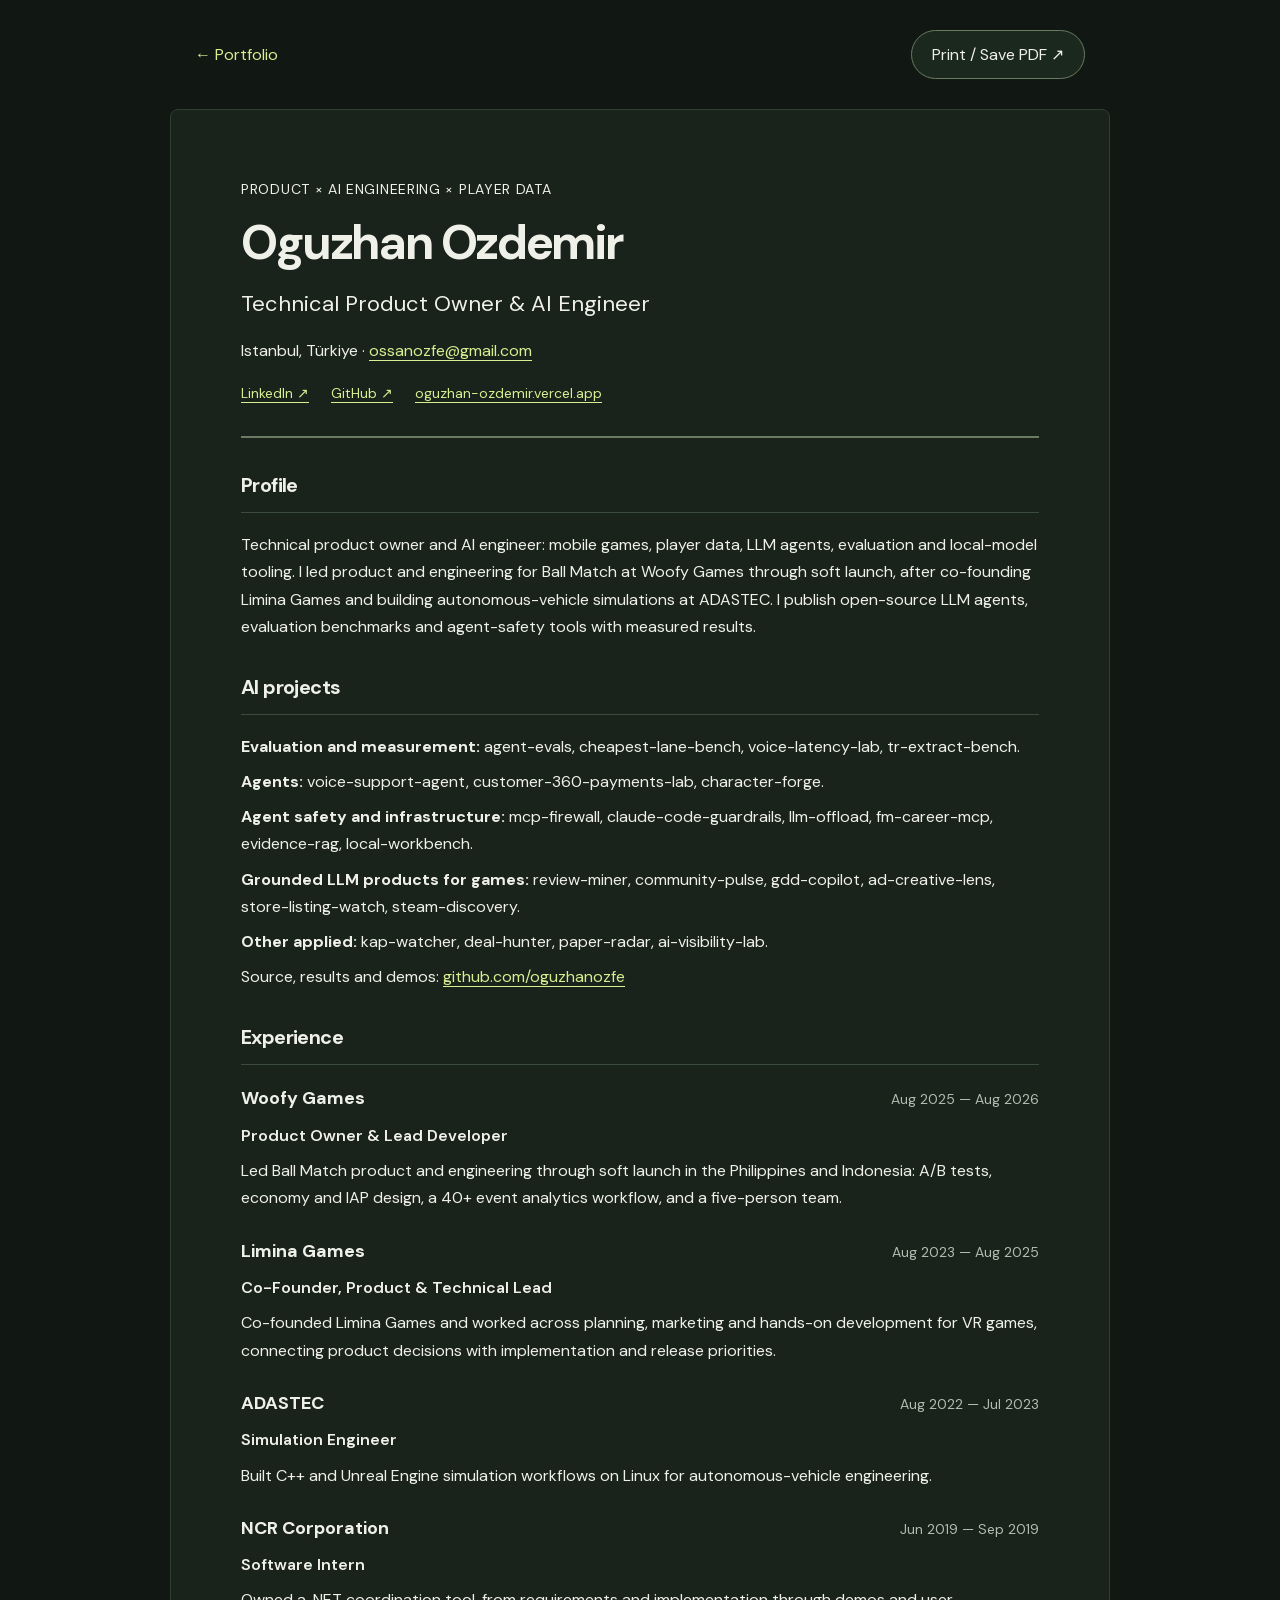
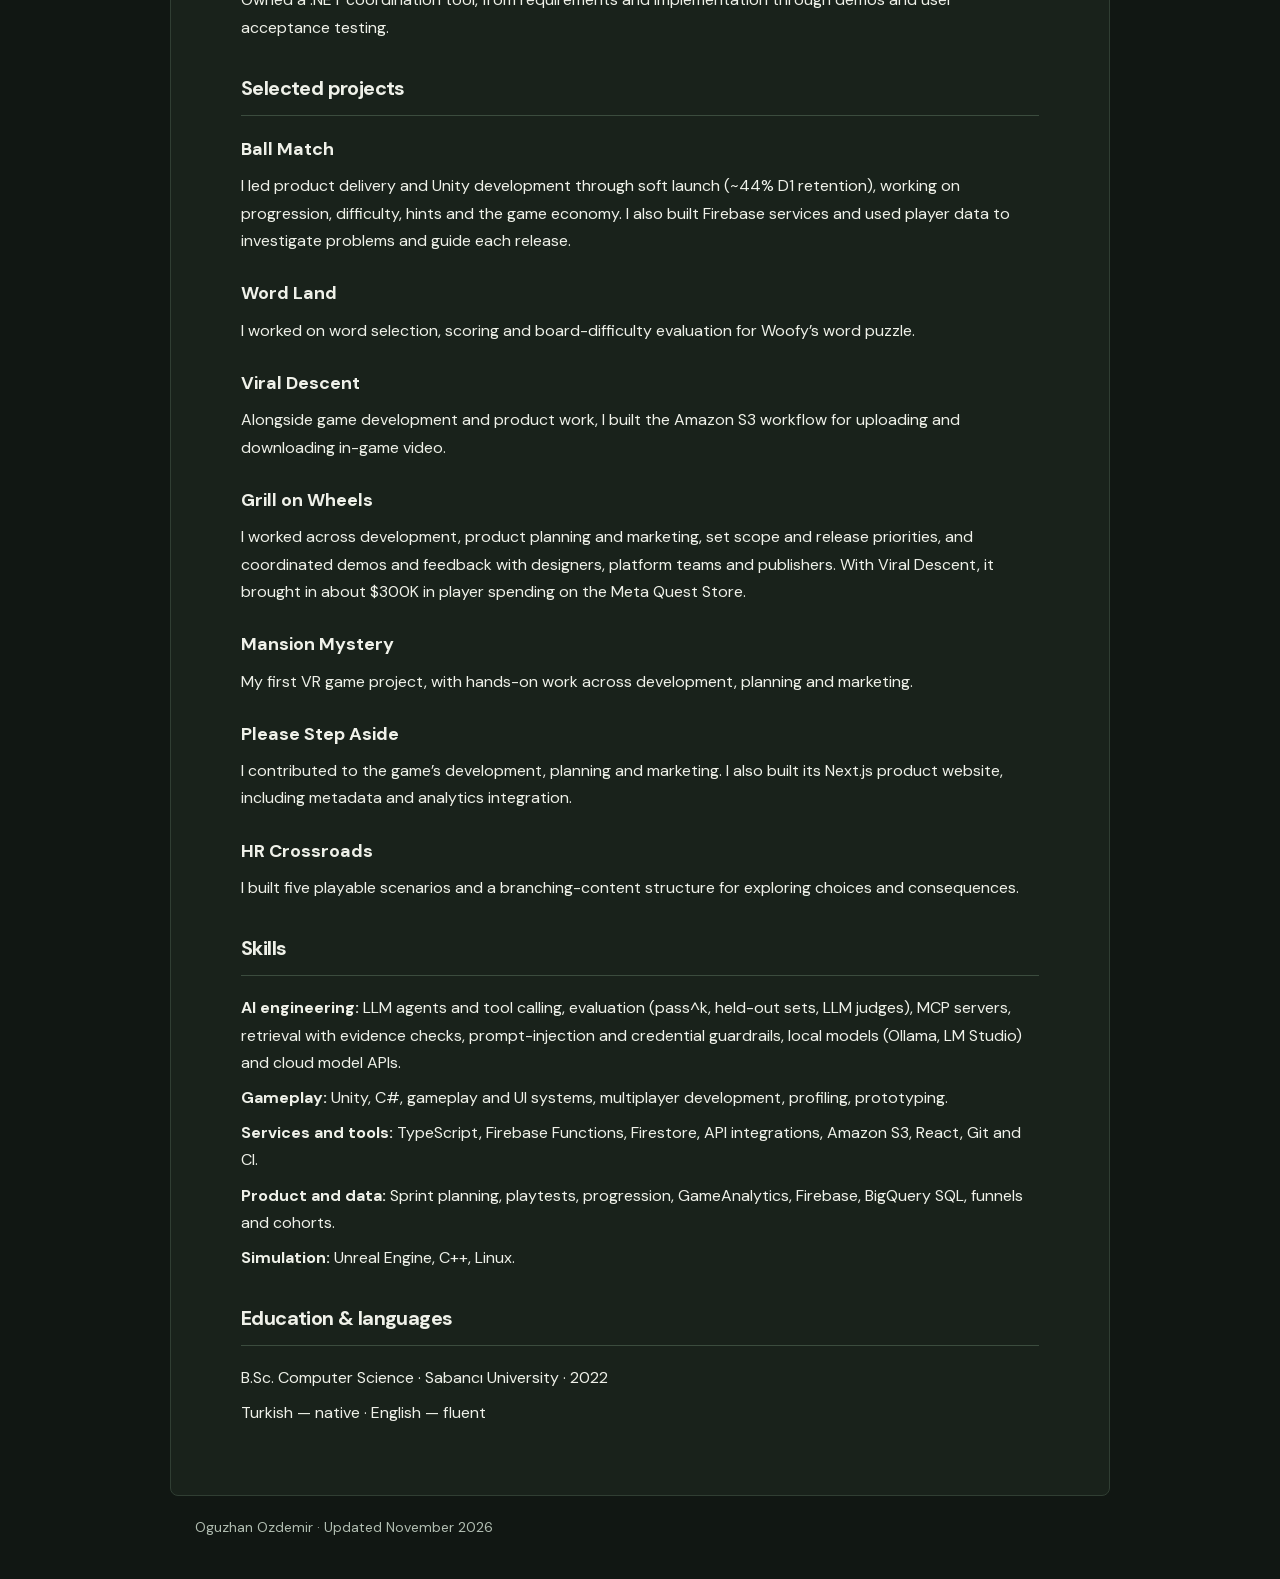
<file: resume.html>
<!doctype html><html lang="en"><head><meta charset="utf-8"><meta name="viewport" content="width=device-width, initial-scale=1"><meta name="color-scheme" content="dark"><meta name="theme-color" content="#111713"><meta name="description" content="Oguzhan Ozdemir: technical product owner and AI engineer. LLM agents, evaluation and local-model tooling; experience at Woofy Games, Limina Games, ADASTEC, and NCR."><link rel="canonical" href="https://oguzhan-ozdemir.vercel.app/resume.html"><title>Résumé — Oguzhan Ozdemir</title><link rel="icon" href="/favicon.svg"><link rel="stylesheet" href="/resume.css"></head><body><nav><a href="/">← Portfolio</a><button type="button" id="print-resume">Print / Save PDF ↗</button></nav><main><header><p class="eyebrow">PRODUCT × AI ENGINEERING × PLAYER DATA</p><h1>Oguzhan Ozdemir</h1><p class="role">Technical Product Owner & AI Engineer</p><p>Istanbul, Türkiye · <a href="mailto:ossanozfe@gmail.com">ossanozfe@gmail.com</a></p><div class="contacts"><a href="https://www.linkedin.com/in/oguzhanozfe/">LinkedIn ↗</a><a href="https://github.com/oguzhanozfe">GitHub ↗</a><a href="https://oguzhan-ozdemir.vercel.app">oguzhan-ozdemir.vercel.app</a></div></header><section><h2>Profile</h2><p>Technical product owner and AI engineer: mobile games, player data, LLM agents, evaluation and local-model tooling. I led product and engineering for Ball Match at Woofy Games through soft launch, after co-founding Limina Games and building autonomous-vehicle simulations at ADASTEC. I publish open-source LLM agents, evaluation benchmarks and agent-safety tools with measured results.</p></section><section><h2>AI projects</h2><p><strong>Evaluation and measurement:</strong> agent-evals, cheapest-lane-bench, voice-latency-lab, tr-extract-bench.</p><p><strong>Agents:</strong> voice-support-agent, customer-360-payments-lab, character-forge.</p><p><strong>Agent safety and infrastructure:</strong> mcp-firewall, claude-code-guardrails, llm-offload, fm-career-mcp, evidence-rag, local-workbench.</p><p><strong>Grounded LLM products for games:</strong> review-miner, community-pulse, gdd-copilot, ad-creative-lens, store-listing-watch, steam-discovery.</p><p><strong>Other applied:</strong> kap-watcher, deal-hunter, paper-radar, ai-visibility-lab.</p><p>Source, results and demos: <a href="https://github.com/oguzhanozfe">github.com/oguzhanozfe</a></p></section><section><h2>Experience</h2><article><div class="row"><h3>Woofy Games</h3><span>Aug 2025 — Aug 2026</span></div><p class="job">Product Owner &amp; Lead Developer</p><p>Led Ball Match product and engineering through soft launch in the Philippines and Indonesia: A/B tests, economy and IAP design, a 40+ event analytics workflow, and a five-person team.</p></article><article><div class="row"><h3>Limina Games</h3><span>Aug 2023 — Aug 2025</span></div><p class="job">Co-Founder, Product &amp; Technical Lead</p><p>Co-founded Limina Games and worked across planning, marketing and hands-on development for VR games, connecting product decisions with implementation and release priorities.</p></article><article><div class="row"><h3>ADASTEC</h3><span>Aug 2022 — Jul 2023</span></div><p class="job">Simulation Engineer</p><p>Built C++ and Unreal Engine simulation workflows on Linux for autonomous-vehicle engineering.</p></article><article><div class="row"><h3>NCR Corporation</h3><span>Jun 2019 — Sep 2019</span></div><p class="job">Software Intern</p><p>Owned a .NET coordination tool, from requirements and implementation through demos and user acceptance testing.</p></article></section><section><h2>Selected projects</h2><article><h3>Ball Match</h3><p>I led product delivery and Unity development through soft launch (~44% D1 retention), working on progression, difficulty, hints and the game economy. I also built Firebase services and used player data to investigate problems and guide each release.</p></article><article><h3>Word Land</h3><p>I worked on word selection, scoring and board-difficulty evaluation for Woofy’s word puzzle.</p></article><article><h3>Viral Descent</h3><p>Alongside game development and product work, I built the Amazon S3 workflow for uploading and downloading in-game video.</p></article><article><h3>Grill on Wheels</h3><p>I worked across development, product planning and marketing, set scope and release priorities, and coordinated demos and feedback with designers, platform teams and publishers. With Viral Descent, it brought in about $300K in player spending on the Meta Quest Store.</p></article><article><h3>Mansion Mystery</h3><p>My first VR game project, with hands-on work across development, planning and marketing.</p></article><article><h3>Please Step Aside</h3><p>I contributed to the game’s development, planning and marketing. I also built its Next.js product website, including metadata and analytics integration.</p></article><article><h3>HR Crossroads</h3><p>I built five playable scenarios and a branching-content structure for exploring choices and consequences.</p></article></section><section><h2>Skills</h2><p><strong>AI engineering:</strong> LLM agents and tool calling, evaluation (pass^k, held-out sets, LLM judges), MCP servers, retrieval with evidence checks, prompt-injection and credential guardrails, local models (Ollama, LM Studio) and cloud model APIs.</p><p><strong>Gameplay:</strong> Unity, C#, gameplay and UI systems, multiplayer development, profiling, prototyping.</p><p><strong>Services and tools:</strong> TypeScript, Firebase Functions, Firestore, API integrations, Amazon S3, React, Git and CI.</p><p><strong>Product and data:</strong> Sprint planning, playtests, progression, GameAnalytics, Firebase, BigQuery SQL, funnels and cohorts.</p><p><strong>Simulation:</strong> Unreal Engine, C++, Linux.</p></section><section><h2>Education & languages</h2><p>B.Sc. Computer Science · Sabancı University · 2022</p><p>Turkish — native · English — fluent</p></section></main><footer>Oguzhan Ozdemir · Updated November 2026</footer><script src="/resume.js" defer></script></body></html>
</file>
<file: assets/index-DN6L5lQP.css>
@font-face{font-family:Space Grotesk;src:url(/fonts/space-grotesk.woff2)format("woff2");font-weight:300 700;font-style:normal;font-display:swap}@font-face{font-family:DM Sans;src:url(/fonts/dm-sans.woff2)format("woff2");font-weight:100 900;font-style:normal;font-display:swap}:root{--lightningcss-light: ;--lightningcss-dark:initial;color-scheme:dark;--ink:#eff1e9;--muted:#a0aaa3;--line:#303a34;--paper:#111713;--accent:#d7ef91;color:var(--ink);background:var(--paper);font-synthesis:none;text-rendering:optimizelegibility;-webkit-font-smoothing:antialiased;font-family:DM Sans,Arial,sans-serif;font-size:16px}*{box-sizing:border-box}html{scroll-padding-top:2rem}body{background:radial-gradient(ellipse at 85% 0, #23312466, transparent 33rem), var(--paper);min-width:320px;margin:0}h1,h2,h3,p,figure{margin:0}h1,h2,h3{font-family:Space Grotesk,Arial,sans-serif;font-weight:500;line-height:1.1}a{color:inherit;touch-action:manipulation;text-decoration:none}a:focus-visible,summary:focus-visible{outline:2px solid var(--accent);outline-offset:5px}a:hover{text-underline-offset:.25em;text-decoration:underline}img{max-width:100%;height:auto;display:block}::selection{color:#111713;background:var(--accent)}.page{width:min(1160px,100% - 40px);margin:auto}.skip-link{z-index:10;background:var(--accent);color:var(--paper);padding:12px;position:fixed;top:10px;left:10px;transform:translateY(-160%)}.skip-link:focus{transform:translateY(0)}.site-header{border-bottom:1px solid var(--line);flex-wrap:wrap;justify-content:space-between;align-items:center;gap:16px 24px;padding:24px 0;display:flex}.identity{letter-spacing:-.025em;font-size:1rem;font-weight:600;line-height:1.5}.identity span{letter-spacing:0;color:var(--muted);font-size:.875rem;font-weight:400;display:block}nav{flex-wrap:wrap;align-items:center;gap:19px;display:flex}nav a{color:#c8d0c8;align-items:center;gap:5px;min-height:44px;font-size:.875rem;display:inline-flex}nav a:last-child{color:var(--accent)}nav a[aria-current=page]{text-underline-offset:6px;text-decoration:underline}.intro{padding:46px 0 48px}.intro h1{letter-spacing:-.072em;margin-bottom:28px;font-size:clamp(3.5rem,15.5vw,7rem);line-height:.98}.intro h1 span{color:var(--accent);display:block}.intro-copy{max-width:540px;font-size:1.0625rem;line-height:1.7}.intro-copy p+p{color:var(--muted);margin-top:14px}.intro-links,.project-links{flex-wrap:wrap;gap:6px 24px;display:flex}.intro-links{margin-top:20px}.intro-links a,.project-links a,.about a{min-height:44px;color:var(--accent);align-items:center;gap:8px;font-size:.9375rem;font-weight:500;display:inline-flex}.section-label{border-bottom:1px solid var(--line);flex-wrap:wrap;justify-content:space-between;align-items:center;gap:16px;padding:0 0 18px;display:flex}.section-label h2{letter-spacing:-.025em;font-size:1.25rem}.section-label>a{color:var(--accent);align-items:center;gap:6px;min-height:44px;font-size:.875rem;display:inline-flex}.games-grid{gap:44px;padding-top:24px;display:grid}.work-item{flex-direction:column;gap:22px;min-width:0;display:flex}.work-image{background:#202922;border:1px solid #ffffff0a;border-radius:8px;overflow:hidden}.work-image a{width:100%;height:100%;display:block}.work-image.landscape img{aspect-ratio:16/10;object-fit:cover;width:100%}.work-image.poster img{aspect-ratio:16/10;object-fit:contain;width:100%}.work-image.portrait,.work-image.mockup{background:radial-gradient(at 50% 35%,#405541,#28352b 70%);justify-content:center;align-items:center;padding:24px;display:flex}.work-image.portrait a,.work-image.mockup a{width:auto;height:auto}.work-image.portrait img{border-radius:5px;width:190px;height:auto;box-shadow:0 18px 40px #0004}.work-image.mockup{background:radial-gradient(at 50% 35%,#393955,#252738 75%)}.work-image.mockup img{width:min(300px,100%);height:auto}.work-copy{padding:0 2px;font-size:1rem;line-height:1.7}.project-context{color:var(--muted);margin-bottom:9px;font-size:.875rem;line-height:1.6}.project-context span{color:#69796d;margin:0 8px}.work-copy h3{letter-spacing:-.045em;margin-bottom:14px;font-size:clamp(1.75rem,6vw,2.2rem)}.work-copy>p+p{margin-top:12px}.project-description{color:var(--muted)}.project-status{color:var(--accent);margin-bottom:8px;font-size:.875rem;margin-top:-4px!important}.technology{color:var(--muted);font-size:.875rem;margin-top:18px!important}.project-links{margin-top:10px}.screenshots{border-top:1px solid var(--line);margin-top:12px}summary{cursor:pointer;min-height:44px;color:var(--muted);justify-content:space-between;align-items:center;gap:20px;font-size:.875rem;list-style:none;display:flex}summary::-webkit-details-marker{display:none}summary span{font-size:1.1rem}details[open] summary span{transform:rotate(45deg)}.screenshot-strip{grid-template-columns:repeat(2,minmax(0,1fr));gap:10px;padding-bottom:12px;display:grid}.screenshot-strip a{align-self:start}.screenshot-strip img{border-radius:3px;width:100%;height:auto}.portrait-strip{grid-template-columns:repeat(3,minmax(0,1fr))}.image-credit{color:#92a095;font-size:.8125rem;line-height:1.6}.work-copy>.image-credit{margin-top:14px}.software{margin-top:58px}.software-grid{gap:36px;padding-top:24px;display:grid}.more-projects{margin-top:58px}.more-project-grid{gap:0 34px;display:grid}.more-project-grid article{border-bottom:1px solid var(--line);padding:25px 0;line-height:1.7}.more-project-grid h3{letter-spacing:-.025em;margin:8px 0 12px;font-size:1.3rem}.more-project-grid h3 a{display:inline-block}.more-project-grid h3 a span{color:var(--accent);margin-left:4px;font-family:DM Sans,Arial,sans-serif;font-size:1rem}.more-project-grid article>p:last-child{color:var(--muted);font-size:1rem}.ai{margin-bottom:58px}.ai-group>h3{color:var(--accent);margin:30px 0 4px;font-size:1.05rem}.ai-grid{gap:0 34px;display:grid}.ai-grid article{border-bottom:1px solid var(--line);padding:18px 0;line-height:1.6}.ai-grid h4{margin:0 0 6px;font:500 1.2rem Space Grotesk,Arial,sans-serif}.ai-grid p{color:var(--muted)}.ai-grid .ai-result{color:#d4dbd2;border-left:2px solid var(--accent);margin-top:8px;padding-left:12px}.ai-grid .ai-note{margin-top:6px;font-size:.875rem}.ai-grid .project-links{margin-top:4px}.index-status{color:var(--muted);margin-top:6px;font-size:.875rem;line-height:1.6}.about{border-bottom:1px solid var(--line);gap:22px;margin-top:22px;padding:50px 0;line-height:1.75;display:grid}.about h2{letter-spacing:-.025em;font-size:1.25rem}.about p{color:#bec8be}.about p+p,.about a{margin-top:14px}footer{flex-wrap:wrap;justify-content:space-between;align-items:center;gap:24px;padding:36px 0 42px;display:flex}footer p{color:var(--muted);margin-bottom:8px;font-size:.875rem}footer a{align-items:center;gap:8px;min-height:44px;display:inline-flex}footer>a{color:var(--muted);font-size:.875rem}.email{letter-spacing:-.035em;font-family:Space Grotesk,Arial,sans-serif;font-size:clamp(1rem,5vw,1.7rem)}.email span{color:var(--accent)}h1,h2,h3,p,a{overflow-wrap:anywhere}.index-intro{padding:40px 0 48px}.index-intro>a{min-height:44px;color:var(--accent);align-items:center;font-size:.875rem;display:inline-flex}.index-intro h1{letter-spacing:-.065em;margin:16px 0 22px;font-size:clamp(2.8rem,10vw,5.8rem)}.index-intro>p{max-width:550px;color:var(--muted);line-height:1.7}.index-group{margin-bottom:48px}.index-group>h2{border-bottom:1px solid #677666;padding-bottom:18px;font-size:1.125rem}.index-row{border-bottom:1px solid var(--line);gap:14px;padding:24px 0;line-height:1.7;display:grid}.index-row h3{letter-spacing:-.025em;font-size:1.2rem;line-height:1.3}.index-row .technology{margin-top:8px!important}.index-row .project-links{margin-top:5px}.index-row>div>p:first-child{color:#d4dbd2}@media (min-width:680px){.page{width:min(1160px,100% - 64px)}.games-grid,.ai-grid,.more-project-grid{grid-template-columns:1fr 1fr;gap:48px 30px}.work-image.portrait,.work-image.mockup{height:440px;padding:22px}.work-image.portrait img{width:180px}.work-image.mockup img{width:280px}.more-project-grid{gap:0 36px}.index-row{grid-template-columns:1fr 1.8fr;gap:32px}}@media (min-width:900px){.page{width:min(1160px,100% - 96px)}.site-header{padding:28px 0}nav{gap:30px}.intro{grid-template-columns:1.2fr 1fr;align-items:end;gap:60px;padding:68px 0 66px;display:grid}.intro h1{margin:0;font-size:clamp(5.8rem,9vw,8rem)}.intro-copy{padding-bottom:4px;font-size:1.0625rem}.intro-links{margin-top:20px}.games-grid{gap:56px 40px;padding-top:28px}.work-image.portrait,.work-image.mockup{height:465px;padding:26px}.work-image.portrait img{width:190px}.work-image.mockup img{width:300px}.work-copy h3{font-size:2.25rem}.software{margin-top:76px}.ai{margin-bottom:76px}.ai-grid{grid-template-columns:repeat(3,minmax(0,1fr))}.software-grid{grid-template-columns:repeat(3,minmax(0,1fr));gap:30px;padding-top:28px}.software-grid .work-copy h3{font-size:1.5rem;line-height:1.2}.software-grid .work-image img{aspect-ratio:16/11}.more-projects{margin-top:76px}.more-project-grid{gap:0 40px}.more-project-grid article{padding:28px 0}.about{grid-template-columns:1fr 2fr;gap:60px;margin-top:28px;padding:62px 0}.index-intro{padding:56px 0 60px}.index-group{margin-bottom:62px}.index-row{grid-template-columns:1fr 2fr;gap:60px}footer{padding:44px 0 56px}}@media (prefers-reduced-motion:reduce){*,:before,:after{scroll-behavior:auto!important;transition:none!important}}.work-image a:focus-visible{outline-offset:-4px}.work-image.mockup a{min-width:0;max-width:100%}
</file>
<file: resume.css>
@font-face {
  font-family: "DM Sans";
  font-style: normal;
  font-weight: 400 700;
  font-display: swap;
  src: url("/fonts/dm-sans.woff2") format("woff2");
}
* {
  box-sizing: border-box;
}
:root {
  color-scheme: dark;
}
body {
  margin: 0;
  background: #111713;
  color: #eff1e9;
  font-family: "DM Sans", sans-serif;
  font-size: 16px;
  line-height: 1.7;
}
nav {
  display: flex;
  flex-wrap: wrap;
  gap: 12px;
  justify-content: space-between;
  align-items: center;
  max-width: 940px;
  margin: 30px auto;
  padding: 0 25px;
}
a {
  color: #d7ef91;
  text-underline-offset: 4px;
}
nav a {
  text-decoration: none;
}
button {
  font: inherit;
  color: inherit;
  border: 1px solid #697b60;
  border-radius: 100px;
  background: #1b281e;
  padding: 10px 20px;
  cursor: pointer;
  min-height: 44px;
}
a:focus-visible,
button:focus-visible {
  outline: 2px solid #d7ef91;
  outline-offset: 5px;
}
main {
  max-width: 940px;
  margin: 0 auto;
  background: #19221b;
  border: 1px solid #303e33;
  border-radius: 8px;
  padding: 60px 70px;
}
header {
  padding-bottom: 30px;
  border-bottom: 2px solid #697b60;
}
h1 {
  font-size: 48px;
  letter-spacing: -0.05em;
  line-height: 1.1;
  margin: 15px 0;
}
h2 {
  font-size: 20px;
  letter-spacing: -0.03em;
  border-bottom: 1px solid #3b4c3e;
  padding-bottom: 10px;
  margin: 30px 0 18px;
}
h3 {
  font-size: 18px;
  margin: 0;
}
p {
  margin: 8px 0;
}
.eyebrow {
  font-size: 14px;
  letter-spacing: 0.05em;
}
.role {
  font-size: 22px;
  margin-bottom: 15px;
}
.contacts {
  display: flex;
  gap: 22px;
  flex-wrap: wrap;
  margin-top: 18px;
  font-size: 14px;
}
.row {
  display: flex;
  gap: 20px;
  align-items: baseline;
  justify-content: space-between;
}
.row > span {
  font-size: 14px;
  color: #b1bdb1;
}
.job {
  font-weight: 600;
}
article + article {
  margin-top: 24px;
}
footer {
  max-width: 940px;
  margin: 20px auto 40px;
  padding: 0 25px;
  font-size: 14px;
  color: #b1bdb1;
}
@media (max-width: 650px) {
  main {
    padding: 30px 25px;
  }
  h1 {
    font-size: 38px;
  }
  .row {
    display: block;
  }
  .contacts {
    gap: 12px;
  }
  nav {
    padding: 0 18px;
    font-size: 14px;
  }
  nav button {
    font-size: 14px;
    padding: 9px 12px;
  }
}
@media print {
  :root {
    color-scheme: light;
  }
  @page {
    size: A4;
    margin: 16mm;
  }
  body {
    background: #fff;
    color: #1b2118;
    font-size: 10pt;
    line-height: 1.4;
  }
  nav,
  footer {
    display: none;
  }
  main {
    max-width: none;
    padding: 0;
    background: #fff;
    border: 0;
    border-radius: 0;
  }
  h1 {
    font-size: 28pt;
  }
  h2 {
    font-size: 13pt;
    margin: 18px 0 12px;
    border-color: #d8ddce;
  }
  h3 {
    font-size: 11pt;
  }
  .eyebrow,
  .contacts,
  .row > span {
    font-size: 9pt;
  }
  .role {
    font-size: 14pt;
  }
  header {
    padding-bottom: 15px;
    border-color: #1b2118;
  }
  article,
  section > p {
    break-inside: avoid;
  }
  article + article {
    margin-top: 15px;
  }
  a {
    text-decoration: none;
    color: inherit;
  }
  .row > span {
    color: #606b57;
  }
  p {
    margin: 5px 0;
  }
}
</file>
